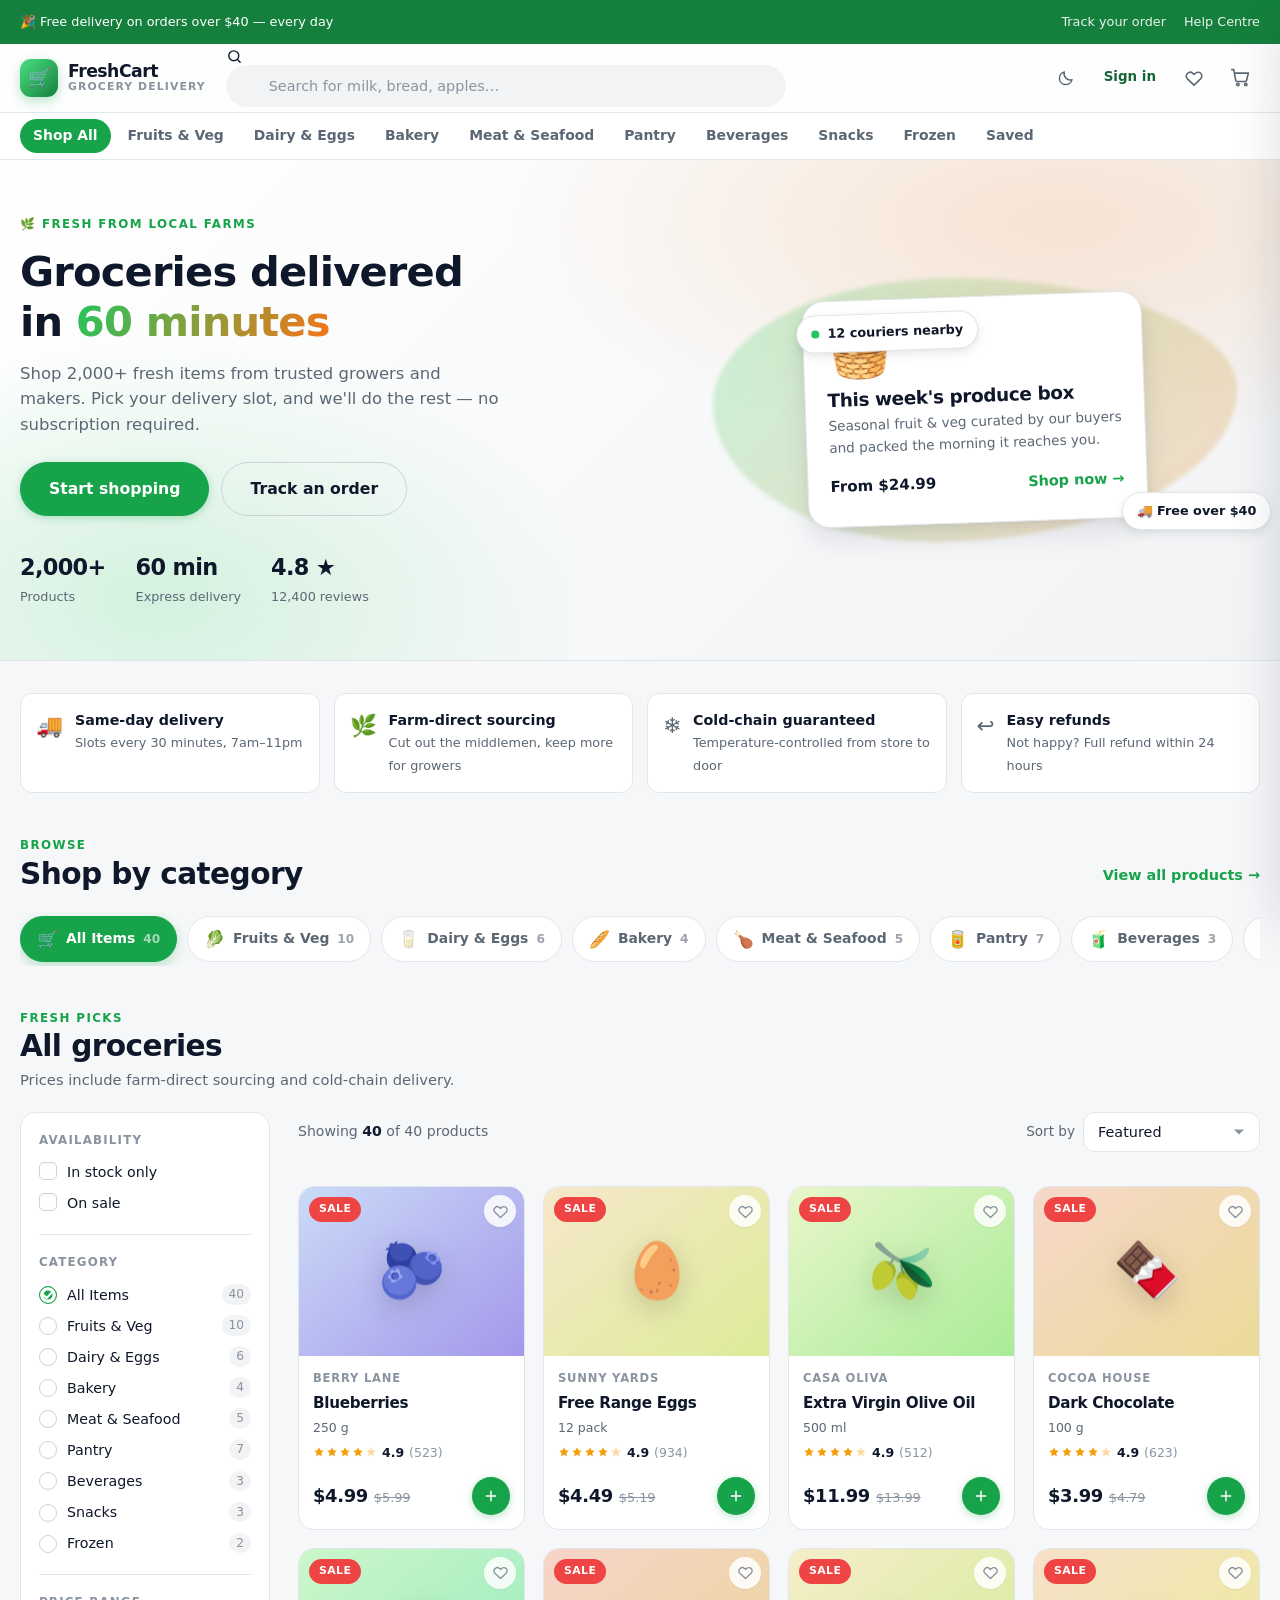
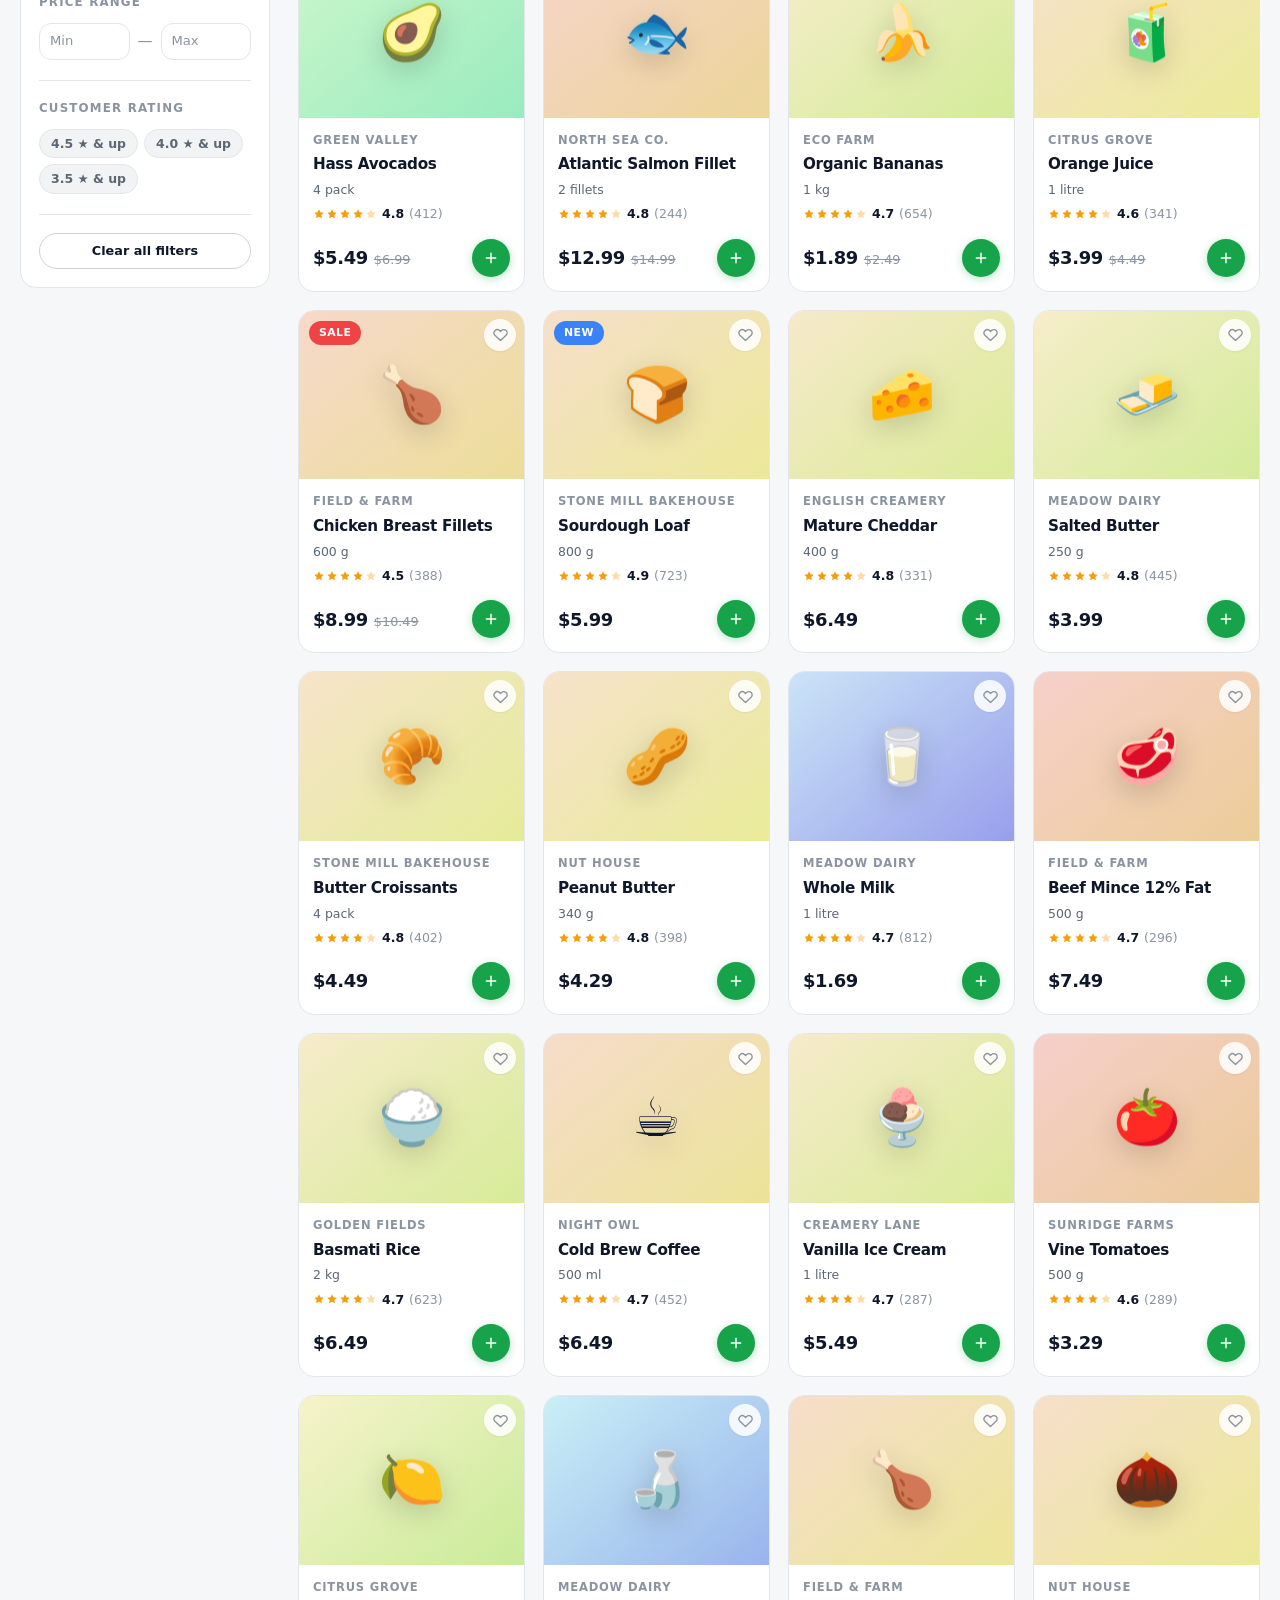
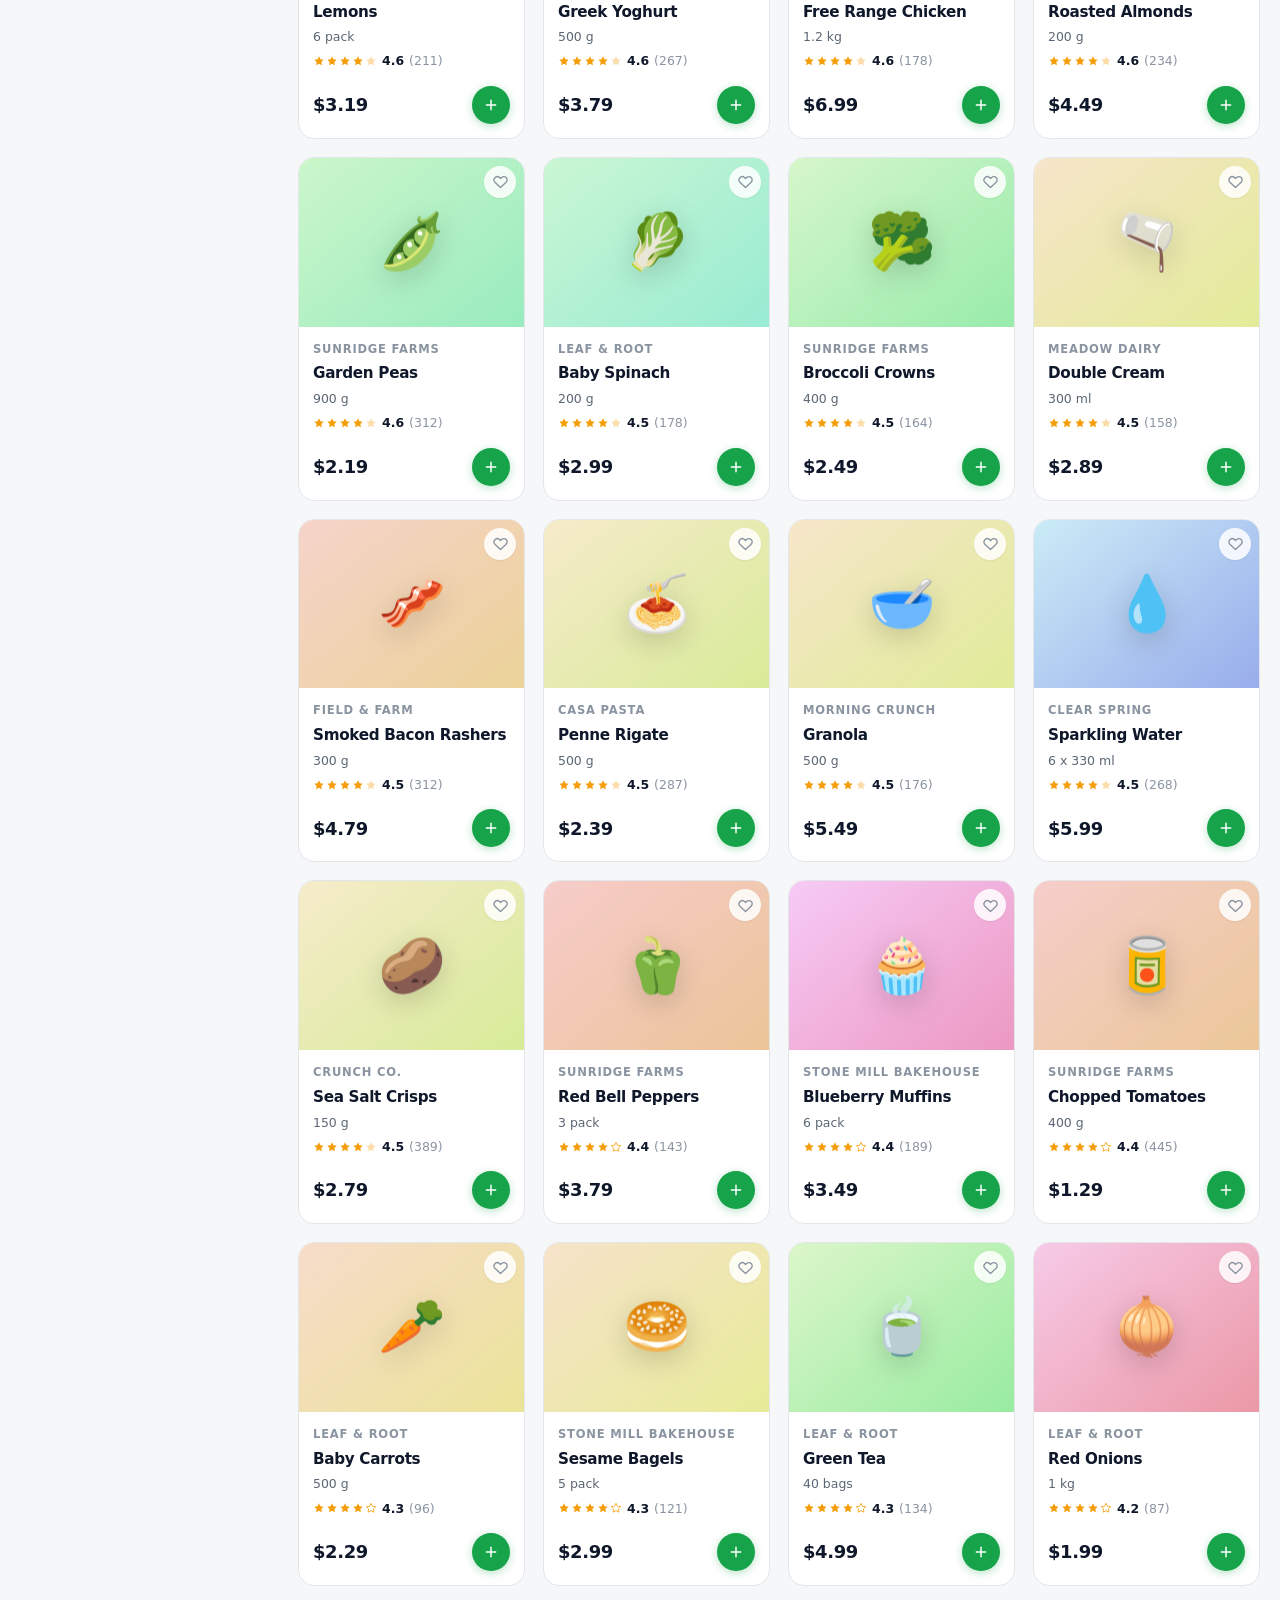
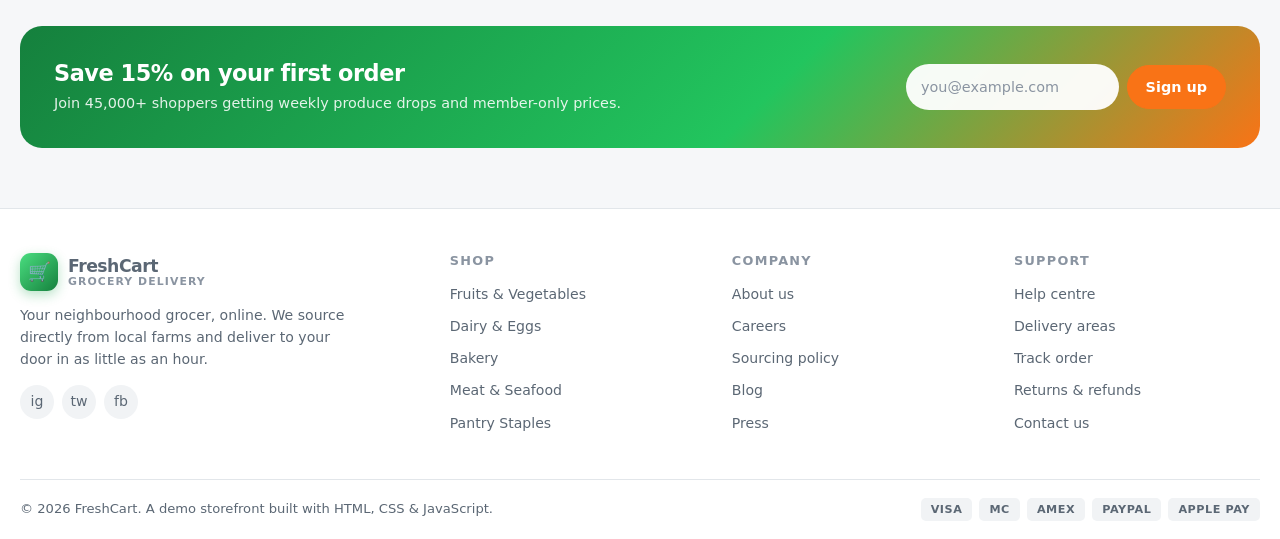
<file: index.html>
<!DOCTYPE html>
<html lang="en" data-theme="light">
<head>
<meta charset="UTF-8">
<meta name="viewport" content="width=device-width, initial-scale=1.0">
<title>FreshCart — Grocery Delivery in 60 Minutes</title>
<meta name="description" content="FreshCart delivers groceries from local farms to your door in as little as 60 minutes. Fresh produce, dairy, bakery, pantry staples and more.">
<link rel="icon" href="data:image/svg+xml,<svg xmlns='http://www.w3.org/2000/svg' viewBox='0 0 100 100'><text y='.9em' font-size='90'>🛒</text></svg>">
<link rel="stylesheet" href="css/styles.css">
</head>
<body>

<!-- #header -->
<div class="topbar">
  <div class="container">
    <span>🎉 Free delivery on orders over $40 — every day</span>
    <div class="topbar-links">
      <a href="order.html" class="hide-sm">Track your order</a>
      <a href="#">Help Centre</a>
    </div>
  </div>
</div>

<header class="header">
  <div class="container header-inner">
    <button class="icon-btn menu-toggle" data-drawer=".mobile-drawer" aria-label="Open menu"></button>

    <a class="logo" href="index.html" aria-label="FreshCart home">
      <span class="logo-mark">🛒</span>
      <span class="logo-text"><strong>FreshCart</strong><span>Grocery Delivery</span></span>
    </a>

    <div class="search-bar">
      <form data-search-form role="search">
        <span class="input-icon" aria-hidden="true">
          <svg width="17" height="17" viewBox="0 0 24 24" fill="none" stroke="currentColor" stroke-width="2" stroke-linecap="round"><circle cx="11" cy="11" r="7"/><path d="m20 20-3.5-3.5"/></svg>
        </span>
        <input class="input" type="search" name="q" placeholder="Search for milk, bread, apples…" aria-label="Search products" autocomplete="off">
        <button class="search-clear hide" type="button" aria-label="Clear search">
          <svg width="15" height="15" viewBox="0 0 24 24" fill="none" stroke="currentColor" stroke-width="2" stroke-linecap="round"><path d="M18 6 6 18M6 6l12 12"/></svg>
        </button>
      </form>
    </div>

    <div class="header-actions">
      <button class="icon-btn" data-theme-toggle aria-label="Toggle theme"></button>
      <a class="account-link" href="account.html" data-demo-account-link>Sign in</a>
      <a class="icon-btn" href="wishlist.html" aria-label="Saved items">
        <svg width="20" height="20" viewBox="0 0 24 24" fill="none" stroke="currentColor" stroke-width="1.9" stroke-linecap="round" stroke-linejoin="round"><path d="M12 20.5 4.1 13a4.6 4.6 0 0 1 6.5-6.5l1.4 1.3 1.4-1.3A4.6 4.6 0 1 1 19.9 13Z"/></svg>
        <span class="badge-count" data-wish-count></span>
      </a>
      <a class="icon-btn" href="cart.html" aria-label="Shopping cart">
        <svg width="21" height="21" viewBox="0 0 24 24" fill="none" stroke="currentColor" stroke-width="1.8" stroke-linecap="round" stroke-linejoin="round"><circle cx="9" cy="20" r="1.4"/><circle cx="18" cy="20" r="1.4"/><path d="M2 3h2.2l2.3 12.1a1.8 1.8 0 0 0 1.8 1.4h8.9a1.8 1.8 0 0 0 1.8-1.4L21 7H5.4"/></svg>
        <span class="badge-count" data-cart-count></span>
      </a>
    </div>
  </div>
</header>

<nav class="nav-bar" aria-label="Primary">
  <div class="container nav-inner">
    <a class="nav-link active" href="index.html">Shop All</a>
    <a class="nav-link" href="index.html?cat=produce">Fruits &amp; Veg</a>
    <a class="nav-link" href="index.html?cat=dairy">Dairy &amp; Eggs</a>
    <a class="nav-link" href="index.html?cat=bakery">Bakery</a>
    <a class="nav-link" href="index.html?cat=meat">Meat &amp; Seafood</a>
    <a class="nav-link" href="index.html?cat=pantry">Pantry</a>
    <a class="nav-link" href="index.html?cat=beverage">Beverages</a>
    <a class="nav-link" href="index.html?cat=snacks">Snacks</a>
    <a class="nav-link" href="index.html?cat=frozen">Frozen</a>
    <a class="nav-link" href="wishlist.html">Saved</a>
  </div>
</nav>

<aside class="mobile-drawer" aria-label="Mobile navigation">
  <div class="drawer-head">
    <span class="logo-text"><strong>Browse</strong></span>
    <button class="icon-btn" data-close-drawer aria-label="Close menu">
      <svg width="18" height="18" viewBox="0 0 24 24" fill="none" stroke="currentColor" stroke-width="2" stroke-linecap="round"><path d="M18 6 6 18M6 6l12 12"/></svg>
    </button>
  </div>
  <div class="drawer-body">
    <a class="drawer-link active" href="index.html">🛒 Shop All</a>
    <a class="drawer-link" href="index.html?cat=produce">🥬 Fruits &amp; Veg</a>
    <a class="drawer-link" href="index.html?cat=dairy">🥛 Dairy &amp; Eggs</a>
    <a class="drawer-link" href="index.html?cat=bakery">🥖 Bakery</a>
    <a class="drawer-link" href="index.html?cat=meat">🍗 Meat &amp; Seafood</a>
    <a class="drawer-link" href="index.html?cat=pantry">🥫 Pantry</a>
    <a class="drawer-link" href="index.html?cat=beverage">🧃 Beverages</a>
    <a class="drawer-link" href="index.html?cat=snacks">🍿 Snacks</a>
    <a class="drawer-link" href="index.html?cat=frozen">🧊 Frozen</a>
    <hr class="divider" style="margin:10px 0">
    <a class="drawer-link" href="wishlist.html">♡ Saved Items</a>
    <a class="drawer-link" href="cart.html">🛒 Shopping Cart</a>
    <a class="drawer-link" href="order.html">📦 My Orders</a>
    <a class="drawer-link" href="account.html" data-demo-account-link>👤 Sign in</a>
  </div>
</aside>
<div class="scrim"></div>
<!-- #endheader -->

<main>
  <!-- ================= HERO ================= -->
  <section class="hero">
    <div class="container hero-inner">
      <div class="hero-copy fade-up">
        <span class="eyebrow">🌿 Fresh from local farms</span>
        <h1>Groceries delivered<br>in <span class="hl">60 minutes</span></h1>
        <p class="hero-sub">Shop 2,000+ fresh items from trusted growers and makers. Pick your delivery slot, and we'll do the rest — no subscription required.</p>
        <div class="hero-cta">
          <a class="btn btn-primary btn-lg" href="#shop">Start shopping</a>
          <a class="btn btn-outline btn-lg" href="order.html">Track an order</a>
        </div>
        <div class="hero-stats">
          <div class="hero-stat"><b>2,000+</b><span>Products</span></div>
          <div class="hero-stat"><b>60 min</b><span>Express delivery</span></div>
          <div class="hero-stat"><b>4.8 ★</b><span>12,400 reviews</span></div>
        </div>
      </div>

      <div class="hero-visual fade-up d-2">
        <div class="hero-blob"></div>
        <div class="hero-card">
          <span class="hero-chip c1"><span class="dot"></span> 12 couriers nearby</span>
          <div class="hc-emoji">🧺</div>
          <h3>This week's produce box</h3>
          <p>Seasonal fruit &amp; veg curated by our buyers and packed the morning it reaches you.</p>
          <div class="row between mt-12">
            <span class="fw-700">From $24.99</span>
            <a class="link-more" href="index.html?cat=produce">Shop now →</a>
          </div>
        </div>
        <span class="hero-chip c2">🚚 Free over $40</span>
      </div>
    </div>
  </section>

  <!-- ================= TRUST STRIP ================= -->
  <section class="container">
    <div class="feature-grid mt-32">
      <div class="feature-card"><span class="ico">🚚</span><div><b>Same-day delivery</b><span>Slots every 30 minutes, 7am–11pm</span></div></div>
      <div class="feature-card"><span class="ico">🌿</span><div><b>Farm-direct sourcing</b><span>Cut out the middlemen, keep more for growers</span></div></div>
      <div class="feature-card"><span class="ico">❄️</span><div><b>Cold-chain guaranteed</b><span>Temperature-controlled from store to door</span></div></div>
      <div class="feature-card"><span class="ico">↩️</span><div><b>Easy refunds</b><span>Not happy? Full refund within 24 hours</span></div></div>
    </div>
  </section>

  <!-- ================= CATEGORY RAIL ================= -->
  <section class="container mt-40">
    <div class="section-head">
      <div>
        <span class="eyebrow">Browse</span>
        <h2>Shop by category</h2>
      </div>
      <a class="link-more" href="#shop">View all products →</a>
    </div>
    <div class="cat-rail" id="catRail"></div>
  </section>

  <!-- ================= SHOP ================= -->
  <section class="container mt-40" id="shop">
    <div class="section-head">
      <div>
        <span class="eyebrow">Fresh picks</span>
        <h2 id="shopTitle">All groceries</h2>
        <p id="shopSub">Everything we stock, updated daily.</p>
      </div>
    </div>

    <div class="shop-layout">
      <!-- Filters -->
      <aside class="filters" id="filtersPanel" aria-label="Filters">
        <div class="row between" style="display:none" id="filterHeadMobile"></div>

        <div class="filter-group">
          <div class="filter-title">Availability</div>
          <div class="filter-list">
            <label class="checkbox"><input type="checkbox" id="fInStock"><span>In stock only</span></label>
            <label class="checkbox"><input type="checkbox" id="fOnSale"><span>On sale</span></label>
          </div>
        </div>

        <div class="filter-group">
          <div class="filter-title">Category</div>
          <div class="filter-list" id="catFilters"></div>
        </div>

        <div class="filter-group">
          <div class="filter-title">Price range</div>
          <div class="price-range">
            <input class="input" type="number" id="fMin" placeholder="Min" min="0" step="1" aria-label="Minimum price">
            <span class="text-soft">—</span>
            <input class="input" type="number" id="fMax" placeholder="Max" min="0" step="1" aria-label="Maximum price">
          </div>
        </div>

        <div class="filter-group">
          <div class="filter-title">Customer rating</div>
          <div class="chip-row" id="ratingChips">
            <button class="chip" data-rating="4.5">4.5 ★ &amp; up</button>
            <button class="chip" data-rating="4">4.0 ★ &amp; up</button>
            <button class="chip" data-rating="3.5">3.5 ★ &amp; up</button>
          </div>
        </div>

        <div class="filter-group">
          <button class="btn btn-outline btn-block btn-sm" data-clear-filters>Clear all filters</button>
        </div>
      </aside>

      <!-- Results -->
      <div>
        <div class="toolbar">
          <div class="toolbar-left">
            <button class="btn btn-outline btn-sm filter-toggle" data-drawer="#filtersPanel">
              <svg width="15" height="15" viewBox="0 0 24 24" fill="none" stroke="currentColor" stroke-width="2" stroke-linecap="round" stroke-linejoin="round"><path d="M3 5h18l-7 8v6l-4 2v-8Z"/></svg>
              Filters
            </button>
            <span class="result-count" id="resultCount"></span>
          </div>
          <div class="row gap-8">
            <label class="text-sm text-muted" for="sortBy">Sort by</label>
            <select class="select" id="sortBy" style="width:auto;padding-block:8px">
              <option value="featured">Featured</option>
              <option value="price-asc">Price: low to high</option>
              <option value="price-desc">Price: high to low</option>
              <option value="rating">Top rated</option>
              <option value="name">Name A–Z</option>
              <option value="discount">Biggest discount</option>
            </select>
          </div>
        </div>

        <div class="active-filters" id="activeFilters"></div>

        <div class="product-grid" id="productGrid"></div>
      </div>
    </div>
  </section>

  <!-- ================= NEWSLETTER ================= -->
  <section class="container mt-40">
    <div class="newsletter">
      <div>
        <h2>Save 15% on your first order</h2>
        <p>Join 45,000+ shoppers getting weekly produce drops and member-only prices.</p>
      </div>
      <form class="row gap-8" id="newsletterForm" style="gap:8px">
        <input class="input" type="email" placeholder="you@example.com" aria-label="Email address" required>
        <button class="btn btn-accent" type="submit">Sign up</button>
      </form>
    </div>
  </section>
</main>

<!-- #footer -->
<footer class="footer">
  <div class="container">
    <div class="footer-top">
      <div class="footer-col footer-about">
        <a class="logo" href="index.html">
          <span class="logo-mark">🛒</span>
          <span class="logo-text"><strong>FreshCart</strong><span>Grocery Delivery</span></span>
        </a>
        <p>Your neighbourhood grocer, online. We source directly from local farms and deliver to your door in as little as an hour.</p>
        <div class="socials">
          <a href="#" aria-label="Instagram">ig</a>
          <a href="#" aria-label="Twitter">tw</a>
          <a href="#" aria-label="Facebook">fb</a>
        </div>
      </div>
      <div class="footer-col">
        <h4>Shop</h4>
        <ul>
          <li><a href="index.html?cat=produce">Fruits &amp; Vegetables</a></li>
          <li><a href="index.html?cat=dairy">Dairy &amp; Eggs</a></li>
          <li><a href="index.html?cat=bakery">Bakery</a></li>
          <li><a href="index.html?cat=meat">Meat &amp; Seafood</a></li>
          <li><a href="index.html?cat=pantry">Pantry Staples</a></li>
        </ul>
      </div>
      <div class="footer-col">
        <h4>Company</h4>
        <ul>
          <li><a href="#">About us</a></li>
          <li><a href="#">Careers</a></li>
          <li><a href="#">Sourcing policy</a></li>
          <li><a href="#">Blog</a></li>
          <li><a href="#">Press</a></li>
        </ul>
      </div>
      <div class="footer-col">
        <h4>Support</h4>
        <ul>
          <li><a href="#">Help centre</a></li>
          <li><a href="#">Delivery areas</a></li>
          <li><a href="order.html">Track order</a></li>
          <li><a href="#">Returns &amp; refunds</a></li>
          <li><a href="#">Contact us</a></li>
        </ul>
      </div>
    </div>
    <div class="footer-bottom">
      <span>© <span id="year"></span> FreshCart. A demo storefront built with HTML, CSS &amp; JavaScript.</span>
      <div class="pay-chips">
        <span class="pay-chip">VISA</span>
        <span class="pay-chip">MC</span>
        <span class="pay-chip">AMEX</span>
        <span class="pay-chip">PAYPAL</span>
        <span class="pay-chip">APPLE PAY</span>
      </div>
    </div>
  </div>
</footer>
<!-- #endfooter -->

<script src="js/data.js"></script>
<script src="js/store.js"></script>
<script src="js/auth.js"></script>
<script src="js/ui.js"></script>
<script src="js/home.js"></script>
</body>
</html>
</file>
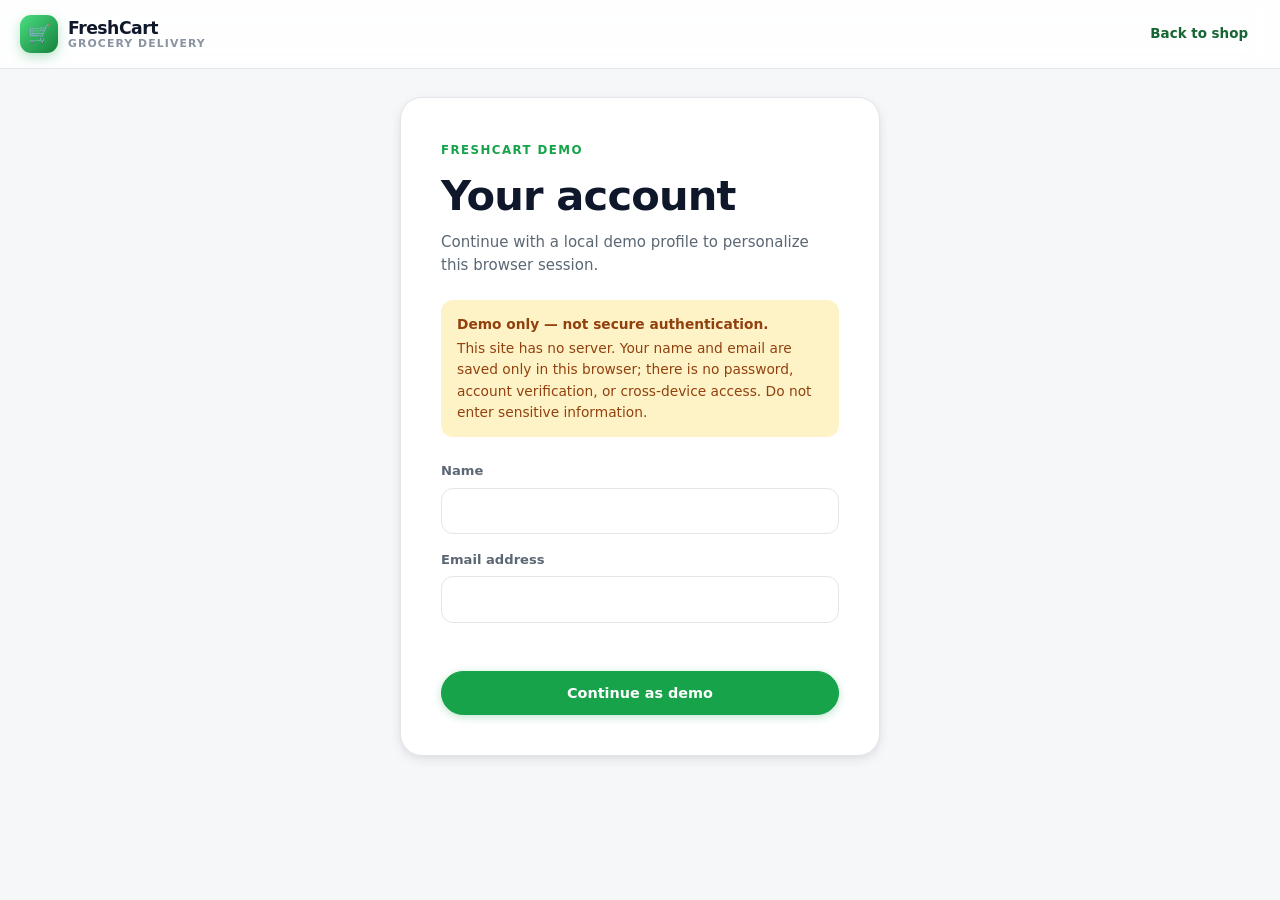
<file: account.html>
<!DOCTYPE html>
<html lang="en" data-theme="light">
<head>
<meta charset="UTF-8">
<meta name="viewport" content="width=device-width, initial-scale=1.0">
<title>Demo Account — FreshCart</title>
<meta name="description" content="Create a browser-local FreshCart demo profile.">
<link rel="icon" href="data:image/svg+xml,<svg xmlns='http://www.w3.org/2000/svg' viewBox='0 0 100 100'><text y='.9em' font-size='90'>🛒</text></svg>">
<link rel="stylesheet" href="css/styles.css">
</head>
<body>
<header class="header">
  <div class="container header-inner account-header">
    <a class="logo" href="index.html" aria-label="FreshCart home">
      <span class="logo-mark">🛒</span>
      <span class="logo-text"><strong>FreshCart</strong><span>Grocery Delivery</span></span>
    </a>
    <a class="account-link" href="index.html">Back to shop</a>
  </div>
</header>

<main class="page account-page">
  <div class="container account-container">
    <section class="account-card" aria-labelledby="account-title">
      <span class="eyebrow">FreshCart demo</span>
      <h1 id="account-title">Your account</h1>
      <p class="account-intro">Continue with a local demo profile to personalize this browser session.</p>

      <div class="account-notice" role="note">
        <strong>Demo only — not secure authentication.</strong>
        This site has no server. Your name and email are saved only in this browser; there is no password, account verification, or cross-device access. Do not enter sensitive information.
      </div>

      <form id="demo-account-form" class="account-form">
        <div class="field">
          <label for="demo-name">Name</label>
          <input class="input" id="demo-name" name="name" type="text" autocomplete="name" maxlength="80" required>
        </div>
        <div class="field">
          <label for="demo-email">Email address</label>
          <input class="input" id="demo-email" name="email" type="email" autocomplete="email" maxlength="254" required>
        </div>
        <p id="account-message" class="account-message" role="status" aria-live="polite"></p>
        <button class="btn btn-primary btn-block" type="submit">Continue as demo</button>
      </form>

      <div id="demo-account-profile" class="account-profile hide" aria-live="polite">
        <p class="account-welcome">You’re using a local demo profile.</p>
        <dl class="account-details">
          <div><dt>Name</dt><dd data-profile-name></dd></div>
          <div><dt>Email</dt><dd data-profile-email></dd></div>
        </dl>
        <p id="signout-message" class="account-message" role="status" aria-live="polite"></p>
        <button class="btn btn-outline btn-block" type="button" data-demo-signout>Sign out</button>
        <a class="account-shop-link" href="index.html">Continue shopping</a>
      </div>
    </section>
  </div>
</main>

<script src="js/data.js"></script>
<script src="js/store.js"></script>
<script src="js/auth.js"></script>
<script src="js/ui.js"></script>
<script src="js/account.js"></script>
</body>
</html>
</file>
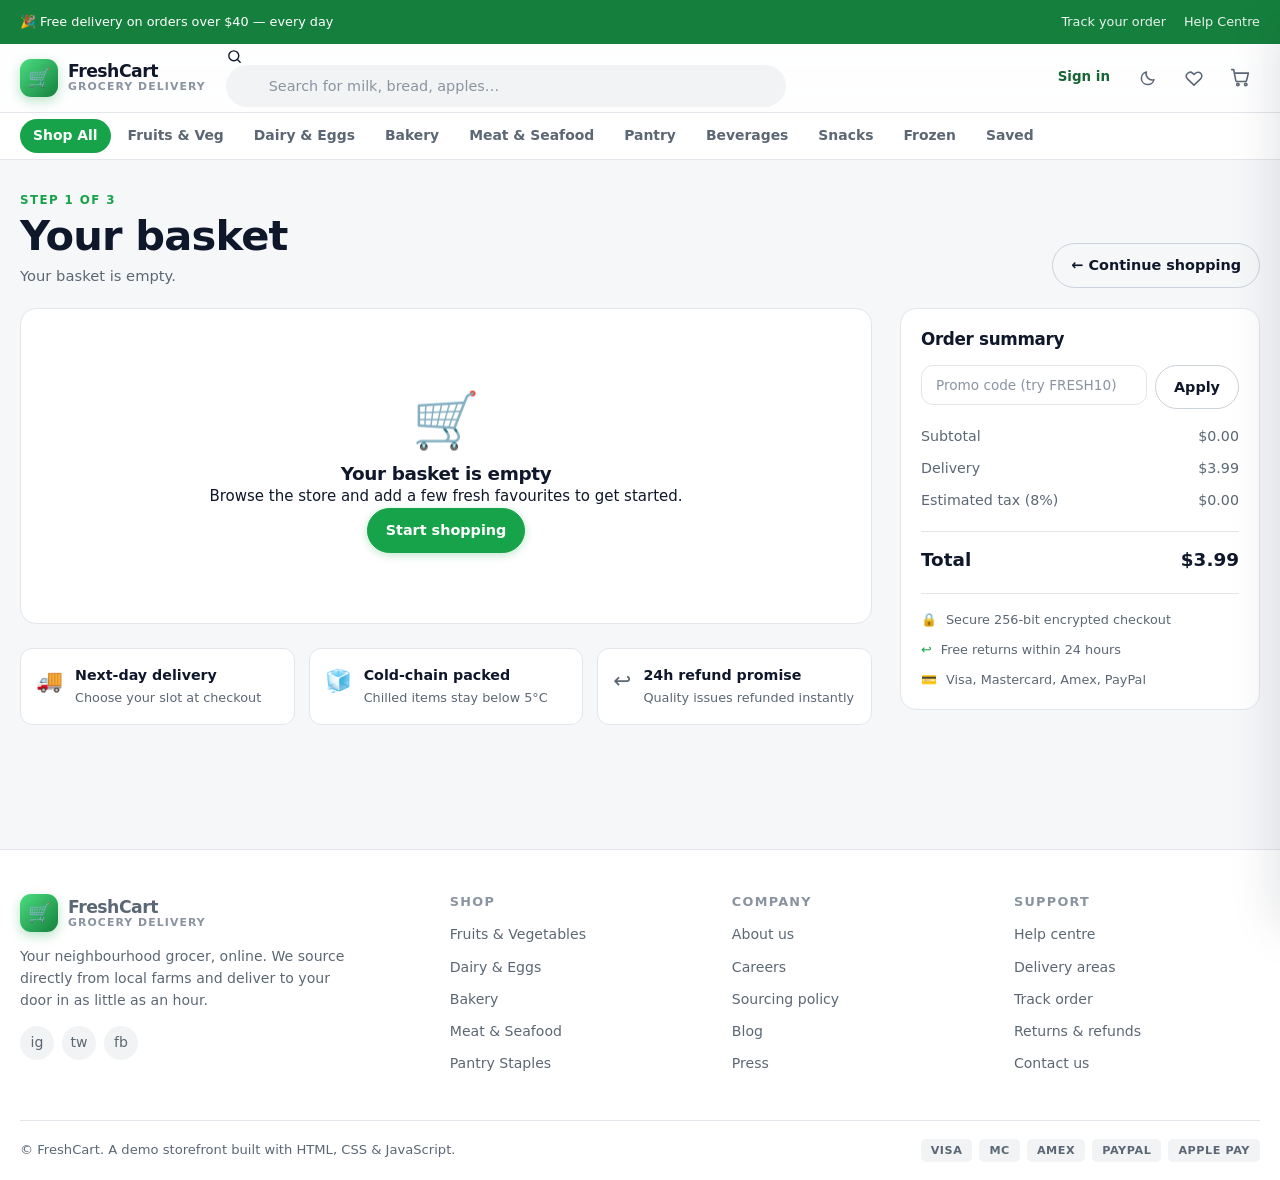
<file: cart.html>
<!DOCTYPE html>
<html lang="en" data-theme="light">
<head>
<meta charset="UTF-8">
<meta name="viewport" content="width=device-width, initial-scale=1.0">
<title>Shopping Cart — FreshCart</title>
<meta name="description" content="Review your FreshCart grocery basket and check out.">
<link rel="icon" href="data:image/svg+xml,<svg xmlns='http://www.w3.org/2000/svg' viewBox='0 0 100 100'><text y='.9em' font-size='90'>🛒</text></svg>">
<link rel="stylesheet" href="css/styles.css">
</head>
<body>

<div class="topbar">
  <div class="container">
    <span>🎉 Free delivery on orders over $40 — every day</span>
    <div class="topbar-links">
      <a href="order.html" class="hide-sm">Track your order</a>
      <a href="#">Help Centre</a>
    </div>
  </div>
</div>

<header class="header">
  <div class="container header-inner">
    <button class="icon-btn menu-toggle" data-drawer=".mobile-drawer" aria-label="Open menu"></button>

    <a class="logo" href="index.html" aria-label="FreshCart home">
      <span class="logo-mark">🛒</span>
      <span class="logo-text"><strong>FreshCart</strong><span>Grocery Delivery</span></span>
    </a>

    <div class="search-bar">
      <form data-search-form role="search">
        <span class="input-icon" aria-hidden="true">
          <svg width="17" height="17" viewBox="0 0 24 24" fill="none" stroke="currentColor" stroke-width="2" stroke-linecap="round"><circle cx="11" cy="11" r="7"/><path d="m20 20-3.5-3.5"/></svg>
        </span>
        <input class="input" type="search" name="q" placeholder="Search for milk, bread, apples…" aria-label="Search products" autocomplete="off">
        <button class="search-clear hide" type="button" aria-label="Clear search">
          <svg width="15" height="15" viewBox="0 0 24 24" fill="none" stroke="currentColor" stroke-width="2" stroke-linecap="round"><path d="M18 6 6 18M6 6l12 12"/></svg>
        </button>
      </form>
    </div>

    <div class="header-actions">
      <button class="icon-btn" data-theme-toggle aria-label="Toggle theme"></button>
      <a class="icon-btn" href="wishlist.html" aria-label="Saved items">
        <svg width="20" height="20" viewBox="0 0 24 24" fill="none" stroke="currentColor" stroke-width="1.9" stroke-linecap="round" stroke-linejoin="round"><path d="M12 20.5 4.1 13a4.6 4.6 0 0 1 6.5-6.5l1.4 1.3 1.4-1.3A4.6 4.6 0 1 1 19.9 13Z"/></svg>
        <span class="badge-count" data-wish-count></span>
      </a>
      <a class="icon-btn" href="cart.html" aria-label="Shopping cart">
        <svg width="21" height="21" viewBox="0 0 24 24" fill="none" stroke="currentColor" stroke-width="1.8" stroke-linecap="round" stroke-linejoin="round"><circle cx="9" cy="20" r="1.4"/><circle cx="18" cy="20" r="1.4"/><path d="M2 3h2.2l2.3 12.1a1.8 1.8 0 0 0 1.8 1.4h8.9a1.8 1.8 0 0 0 1.8-1.4L21 7H5.4"/></svg>
        <span class="badge-count" data-cart-count></span>
      </a>
    </div>
  </div>
</header>

<nav class="nav-bar" aria-label="Primary">
  <div class="container nav-inner">
    <a class="nav-link active" href="index.html">Shop All</a>
    <a class="nav-link" href="index.html?cat=produce">Fruits &amp; Veg</a>
    <a class="nav-link" href="index.html?cat=dairy">Dairy &amp; Eggs</a>
    <a class="nav-link" href="index.html?cat=bakery">Bakery</a>
    <a class="nav-link" href="index.html?cat=meat">Meat &amp; Seafood</a>
    <a class="nav-link" href="index.html?cat=pantry">Pantry</a>
    <a class="nav-link" href="index.html?cat=beverage">Beverages</a>
    <a class="nav-link" href="index.html?cat=snacks">Snacks</a>
    <a class="nav-link" href="index.html?cat=frozen">Frozen</a>
    <a class="nav-link" href="wishlist.html">Saved</a>
  </div>
</nav>

<aside class="mobile-drawer" aria-label="Mobile navigation">
  <div class="drawer-head">
    <span class="logo-text"><strong>Browse</strong></span>
    <button class="icon-btn" data-close-drawer aria-label="Close menu">
      <svg width="18" height="18" viewBox="0 0 24 24" fill="none" stroke="currentColor" stroke-width="2" stroke-linecap="round"><path d="M18 6 6 18M6 6l12 12"/></svg>
    </button>
  </div>
  <div class="drawer-body">
    <a class="drawer-link active" href="index.html">🛒 Shop All</a>
    <a class="drawer-link" href="index.html?cat=produce">🥬 Fruits &amp; Veg</a>
    <a class="drawer-link" href="index.html?cat=dairy">🥛 Dairy &amp; Eggs</a>
    <a class="drawer-link" href="index.html?cat=bakery">🥖 Bakery</a>
    <a class="drawer-link" href="index.html?cat=meat">🍗 Meat &amp; Seafood</a>
    <a class="drawer-link" href="index.html?cat=pantry">🥫 Pantry</a>
    <a class="drawer-link" href="index.html?cat=beverage">🧃 Beverages</a>
    <a class="drawer-link" href="index.html?cat=snacks">🍿 Snacks</a>
    <a class="drawer-link" href="index.html?cat=frozen">🧊 Frozen</a>
    <hr class="divider" style="margin:10px 0">
    <a class="drawer-link" href="wishlist.html">♡ Saved Items</a>
    <a class="drawer-link" href="cart.html">🛒 Shopping Cart</a>
    <a class="drawer-link" href="order.html">📦 My Orders</a>
  </div>
</aside>
<div class="scrim"></div>

<main class="page">
  <div class="container">
    <div class="section-head">
      <div>
        <span class="eyebrow">Step 1 of 3</span>
        <h1>Your basket</h1>
        <p id="cartSub">Loading your items…</p>
      </div>
      <a class="btn btn-outline" href="index.html">← Continue shopping</a>
    </div>

    <div class="cart-layout">
      <!-- Items -->
      <div>
        <div class="cart-list" id="cartList"></div>

        <div class="feature-grid mt-24">
          <div class="feature-card"><span class="ico">🚚</span><div><b>Next-day delivery</b><span>Choose your slot at checkout</span></div></div>
          <div class="feature-card"><span class="ico">🧊</span><div><b>Cold-chain packed</b><span>Chilled items stay below 5°C</span></div></div>
          <div class="feature-card"><span class="ico">↩️</span><div><b>24h refund promise</b><span>Quality issues refunded instantly</span></div></div>
        </div>
      </div>

      <!-- Summary -->
      <aside>
        <div class="summary" id="summary">
          <h3>Order summary</h3>

          <div class="delivery-meter" id="deliveryMeter"></div>

          <div class="promo">
            <input class="input" type="text" id="promoInput" placeholder="Promo code (try FRESH10)" aria-label="Promo code">
            <button class="btn btn-outline" id="promoApply">Apply</button>
          </div>
          <div id="promoNote" class="text-sm"></div>

          <div class="summary-rows mt-16" id="summaryRows"></div>

          <a class="btn btn-primary btn-lg btn-block mt-16" href="checkout.html" id="checkoutBtn">Proceed to checkout</a>

          <div class="trust-row">
            <div class="trust-item"><span class="ico">🔒</span> Secure 256-bit encrypted checkout</div>
            <div class="trust-item"><span class="ico">↩️</span> Free returns within 24 hours</div>
            <div class="trust-item"><span class="ico">💳</span> Visa, Mastercard, Amex, PayPal</div>
          </div>
        </div>
      </aside>
    </div>
  </div>
</main>

<footer class="footer">
  <div class="container">
    <div class="footer-top">
      <div class="footer-col footer-about">
        <a class="logo" href="index.html">
          <span class="logo-mark">🛒</span>
          <span class="logo-text"><strong>FreshCart</strong><span>Grocery Delivery</span></span>
        </a>
        <p>Your neighbourhood grocer, online. We source directly from local farms and deliver to your door in as little as an hour.</p>
        <div class="socials">
          <a href="#" aria-label="Instagram">ig</a>
          <a href="#" aria-label="Twitter">tw</a>
          <a href="#" aria-label="Facebook">fb</a>
        </div>
      </div>
      <div class="footer-col">
        <h4>Shop</h4>
        <ul>
          <li><a href="index.html?cat=produce">Fruits &amp; Vegetables</a></li>
          <li><a href="index.html?cat=dairy">Dairy &amp; Eggs</a></li>
          <li><a href="index.html?cat=bakery">Bakery</a></li>
          <li><a href="index.html?cat=meat">Meat &amp; Seafood</a></li>
          <li><a href="index.html?cat=pantry">Pantry Staples</a></li>
        </ul>
      </div>
      <div class="footer-col">
        <h4>Company</h4>
        <ul>
          <li><a href="#">About us</a></li>
          <li><a href="#">Careers</a></li>
          <li><a href="#">Sourcing policy</a></li>
          <li><a href="#">Blog</a></li>
          <li><a href="#">Press</a></li>
        </ul>
      </div>
      <div class="footer-col">
        <h4>Support</h4>
        <ul>
          <li><a href="#">Help centre</a></li>
          <li><a href="#">Delivery areas</a></li>
          <li><a href="order.html">Track order</a></li>
          <li><a href="#">Returns &amp; refunds</a></li>
          <li><a href="#">Contact us</a></li>
        </ul>
      </div>
    </div>
    <div class="footer-bottom">
      <span>© <span id="year"></span> FreshCart. A demo storefront built with HTML, CSS &amp; JavaScript.</span>
      <div class="pay-chips">
        <span class="pay-chip">VISA</span>
        <span class="pay-chip">MC</span>
        <span class="pay-chip">AMEX</span>
        <span class="pay-chip">PAYPAL</span>
        <span class="pay-chip">APPLE PAY</span>
      </div>
    </div>
  </div>
</footer>

<script src="js/data.js"></script>
<script src="js/store.js"></script>
<script src="js/auth.js"></script>
<script src="js/ui.js"></script>
<script src="js/cart-page.js"></script>
</body>
</html>
</file>
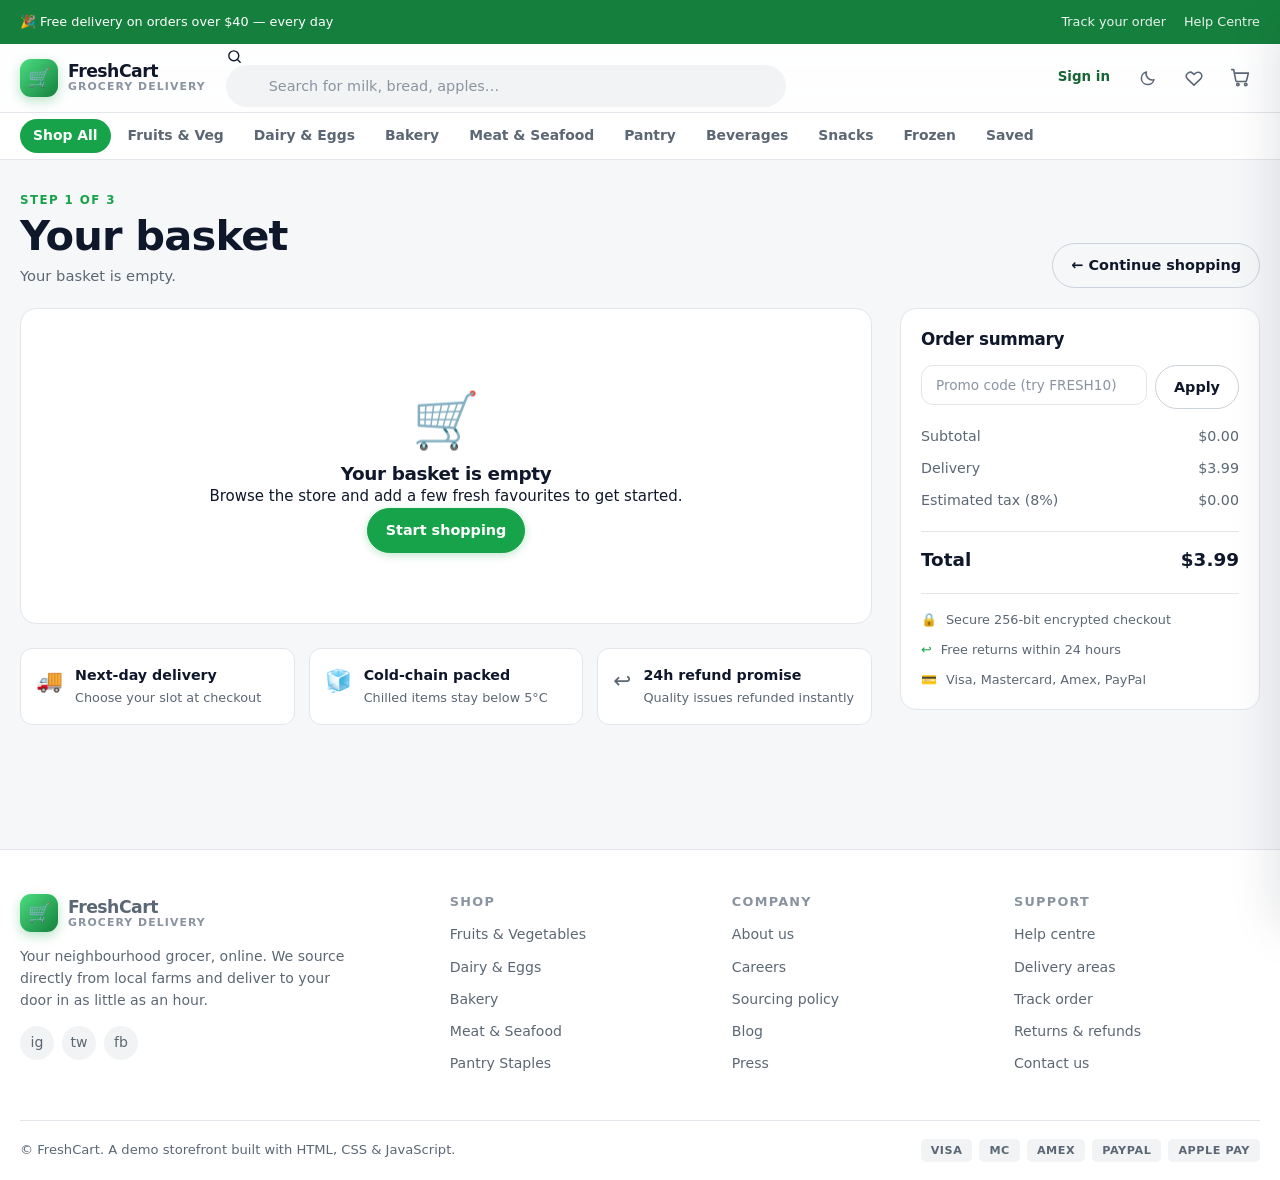
<file: checkout.html>
<!DOCTYPE html>
<html lang="en" data-theme="light">
<head>
<meta charset="UTF-8">
<meta name="viewport" content="width=device-width, initial-scale=1.0">
<title>Checkout — FreshCart</title>
<meta name="description" content="Complete your FreshCart grocery delivery order.">
<link rel="icon" href="data:image/svg+xml,<svg xmlns='http://www.w3.org/2000/svg' viewBox='0 0 100 100'><text y='.9em' font-size='90'>🛒</text></svg>">
<link rel="stylesheet" href="css/styles.css">
</head>
<body>

<div class="topbar">
  <div class="container">
    <span>🎉 Free delivery on orders over $40 — every day</span>
    <div class="topbar-links">
      <a href="order.html" class="hide-sm">Track your order</a>
      <a href="#">Help Centre</a>
    </div>
  </div>
</div>

<header class="header">
  <div class="container header-inner">
    <button class="icon-btn menu-toggle" data-drawer=".mobile-drawer" aria-label="Open menu"></button>

    <a class="logo" href="index.html" aria-label="FreshCart home">
      <span class="logo-mark">🛒</span>
      <span class="logo-text"><strong>FreshCart</strong><span>Grocery Delivery</span></span>
    </a>

    <div class="search-bar">
      <form data-search-form role="search">
        <span class="input-icon" aria-hidden="true">
          <svg width="17" height="17" viewBox="0 0 24 24" fill="none" stroke="currentColor" stroke-width="2" stroke-linecap="round"><circle cx="11" cy="11" r="7"/><path d="m20 20-3.5-3.5"/></svg>
        </span>
        <input class="input" type="search" name="q" placeholder="Search for milk, bread, apples…" aria-label="Search products" autocomplete="off">
        <button class="search-clear hide" type="button" aria-label="Clear search">
          <svg width="15" height="15" viewBox="0 0 24 24" fill="none" stroke="currentColor" stroke-width="2" stroke-linecap="round"><path d="M18 6 6 18M6 6l12 12"/></svg>
        </button>
      </form>
    </div>

    <div class="header-actions">
      <button class="icon-btn" data-theme-toggle aria-label="Toggle theme"></button>
      <a class="icon-btn" href="wishlist.html" aria-label="Saved items">
        <svg width="20" height="20" viewBox="0 0 24 24" fill="none" stroke="currentColor" stroke-width="1.9" stroke-linecap="round" stroke-linejoin="round"><path d="M12 20.5 4.1 13a4.6 4.6 0 0 1 6.5-6.5l1.4 1.3 1.4-1.3A4.6 4.6 0 1 1 19.9 13Z"/></svg>
        <span class="badge-count" data-wish-count></span>
      </a>
      <a class="icon-btn" href="cart.html" aria-label="Shopping cart">
        <svg width="21" height="21" viewBox="0 0 24 24" fill="none" stroke="currentColor" stroke-width="1.8" stroke-linecap="round" stroke-linejoin="round"><circle cx="9" cy="20" r="1.4"/><circle cx="18" cy="20" r="1.4"/><path d="M2 3h2.2l2.3 12.1a1.8 1.8 0 0 0 1.8 1.4h8.9a1.8 1.8 0 0 0 1.8-1.4L21 7H5.4"/></svg>
        <span class="badge-count" data-cart-count></span>
      </a>
    </div>
  </div>
</header>

<nav class="nav-bar" aria-label="Primary">
  <div class="container nav-inner">
    <a class="nav-link active" href="index.html">Shop All</a>
    <a class="nav-link" href="index.html?cat=produce">Fruits &amp; Veg</a>
    <a class="nav-link" href="index.html?cat=dairy">Dairy &amp; Eggs</a>
    <a class="nav-link" href="index.html?cat=bakery">Bakery</a>
    <a class="nav-link" href="index.html?cat=meat">Meat &amp; Seafood</a>
    <a class="nav-link" href="index.html?cat=pantry">Pantry</a>
    <a class="nav-link" href="index.html?cat=beverage">Beverages</a>
    <a class="nav-link" href="index.html?cat=snacks">Snacks</a>
    <a class="nav-link" href="index.html?cat=frozen">Frozen</a>
    <a class="nav-link" href="wishlist.html">Saved</a>
  </div>
</nav>

<aside class="mobile-drawer" aria-label="Mobile navigation">
  <div class="drawer-head">
    <span class="logo-text"><strong>Browse</strong></span>
    <button class="icon-btn" data-close-drawer aria-label="Close menu">
      <svg width="18" height="18" viewBox="0 0 24 24" fill="none" stroke="currentColor" stroke-width="2" stroke-linecap="round"><path d="M18 6 6 18M6 6l12 12"/></svg>
    </button>
  </div>
  <div class="drawer-body">
    <a class="drawer-link active" href="index.html">🛒 Shop All</a>
    <a class="drawer-link" href="index.html?cat=produce">🥬 Fruits &amp; Veg</a>
    <a class="drawer-link" href="index.html?cat=dairy">🥛 Dairy &amp; Eggs</a>
    <a class="drawer-link" href="index.html?cat=bakery">🥖 Bakery</a>
    <a class="drawer-link" href="index.html?cat=meat">🍗 Meat &amp; Seafood</a>
    <a class="drawer-link" href="index.html?cat=pantry">🥫 Pantry</a>
    <a class="drawer-link" href="index.html?cat=beverage">🧃 Beverages</a>
    <a class="drawer-link" href="index.html?cat=snacks">🍿 Snacks</a>
    <a class="drawer-link" href="index.html?cat=frozen">🧊 Frozen</a>
    <hr class="divider" style="margin:10px 0">
    <a class="drawer-link" href="wishlist.html">♡ Saved Items</a>
    <a class="drawer-link" href="cart.html">🛒 Shopping Cart</a>
    <a class="drawer-link" href="order.html">📦 My Orders</a>
  </div>
</aside>
<div class="scrim"></div>

<main class="page">
  <div class="container">
    <div class="section-head">
      <div>
        <span class="eyebrow">Step 2 of 3</span>
        <h1>Checkout</h1>
        <p>Confirm your details and choose a delivery slot.</p>
      </div>
      <a class="btn btn-outline" href="cart.html">← Back to basket</a>
    </div>

    <div class="checkout-layout">
      <!-- ============ Left: steps ============ -->
      <div>
        <div class="steps" id="steps"></div>

        <!-- Step 1: contact & address -->
        <form class="panel" id="panel1" novalidate>
          <div class="panel-head">
            <h3>📍 Delivery address</h3>
            <span class="text-sm text-muted">Step 1</span>
          </div>

          <div class="form-grid">
            <div class="field">
              <label for="firstName">First name <span class="req">*</span></label>
              <input class="input" id="firstName" name="firstName" autocomplete="given-name" placeholder="Alex">
              <span class="err-msg">Please enter your first name</span>
            </div>
            <div class="field">
              <label for="lastName">Last name <span class="req">*</span></label>
              <input class="input" id="lastName" name="lastName" autocomplete="family-name" placeholder="Morgan">
              <span class="err-msg">Please enter your last name</span>
            </div>
            <div class="field col-2">
              <label for="email">Email address <span class="req">*</span></label>
              <input class="input" id="email" name="email" type="email" autocomplete="email" placeholder="alex@example.com">
              <span class="err-msg">Enter a valid email address</span>
            </div>
            <div class="field col-2">
              <label for="phone">Phone number <span class="req">*</span></label>
              <input class="input" id="phone" name="phone" type="tel" autocomplete="tel" placeholder="+1 555 012 3456">
              <span class="err-msg">Enter a valid phone number</span>
            </div>
            <div class="field col-2">
              <label for="address">Street address <span class="req">*</span></label>
              <input class="input" id="address" name="address" autocomplete="street-address" placeholder="42 Market Street">
              <span class="err-msg">Please enter your address</span>
            </div>
            <div class="field">
              <label for="city">City <span class="req">*</span></label>
              <input class="input" id="city" name="city" autocomplete="address-level2" placeholder="Springfield">
              <span class="err-msg">Please enter your city</span>
            </div>
            <div class="field">
              <label for="zip">Postcode <span class="req">*</span></label>
              <input class="input" id="zip" name="zip" autocomplete="postal-code" placeholder="12345">
              <span class="err-msg">Please enter your postcode</span>
            </div>
            <div class="field col-2">
              <label for="notes">Delivery notes (optional)</label>
              <textarea class="textarea" id="notes" name="notes" placeholder="Gate code, buzzer, leave with neighbour…"></textarea>
            </div>
          </div>

          <div class="checkout-nav">
            <span></span>
            <button class="btn btn-primary" data-next="2">Continue to delivery →</button>
          </div>
        </form>

        <!-- Step 2: delivery slot -->
        <section class="panel hide" id="panel2">
          <div class="panel-head">
            <h3>🚚 Delivery slot</h3>
            <span class="text-sm text-muted">Step 2</span>
          </div>
          <div class="option-list" id="slotList"></div>

          <div class="field mt-16">
            <label for="slotNote">Anything else we should know?</label>
            <textarea class="textarea" id="slotNote" placeholder="Leave the chilled bag in the porch if I'm out"></textarea>
          </div>

          <div class="checkout-nav">
            <button class="btn btn-outline" data-prev="1">← Back</button>
            <button class="btn btn-primary" data-next="3">Continue to payment →</button>
          </div>
        </section>

        <!-- Step 3: payment -->
        <section class="panel hide" id="panel3">
          <div class="panel-head">
            <h3>💳 Payment</h3>
            <span class="text-sm text-muted">Step 3</span>
          </div>

          <div class="pay-methods" id="payMethods">
            <button class="pay-method selected" data-pay="card"><span class="emo">💳</span>Card</button>
            <button class="pay-method" data-pay="paypal"><span class="emo">🅿️</span>PayPal</button>
            <button class="pay-method" data-pay="apple"><span class="emo"></span>Apple Pay</button>
            <button class="pay-method" data-pay="cash"><span class="emo">💵</span>Cash</button>
          </div>

          <div class="form-grid mt-16" id="cardFields">
            <div class="field col-2">
              <label for="cardName">Name on card <span class="req">*</span></label>
              <input class="input" id="cardName" name="cardName" autocomplete="cc-name" placeholder="Alex Morgan">
              <span class="err-msg">Please enter the name on the card</span>
            </div>
            <div class="field col-2">
              <label for="cardNumber">Card number <span class="req">*</span></label>
              <input class="input" id="cardNumber" name="cardNumber" inputmode="numeric" autocomplete="cc-number" placeholder="4242 4242 4242 4242">
              <span class="err-msg">Enter a 16-digit card number</span>
            </div>
            <div class="field">
              <label for="cardExp">Expiry <span class="req">*</span></label>
              <input class="input" id="cardExp" name="cardExp" autocomplete="cc-exp" placeholder="MM/YY">
              <span class="err-msg">Use MM/YY</span>
            </div>
            <div class="field">
              <label for="cardCvc">CVC <span class="req">*</span></label>
              <input class="input" id="cardCvc" name="cardCvc" inputmode="numeric" autocomplete="cc-csc" placeholder="123">
              <span class="err-msg">3 or 4 digits</span>
            </div>
          </div>

          <div class="checkout-nav">
            <button class="btn btn-outline" data-prev="2">← Back</button>
            <button class="btn btn-primary" data-next="4">Review order →</button>
          </div>
        </section>

        <!-- Step 4: review -->
        <section class="panel hide" id="panel4">
          <div class="panel-head">
            <h3>✅ Review &amp; place order</h3>
            <span class="text-sm text-muted">Step 4</span>
          </div>

          <div id="reviewBody"></div>

          <div class="checkout-nav">
            <button class="btn btn-outline" data-prev="3">← Back</button>
            <button class="btn btn-primary btn-lg" id="placeOrder">Place order</button>
          </div>
        </section>
      </div>

      <!-- ============ Right: summary ============ -->
      <aside>
        <div class="summary" id="summary">
          <h3>Your order</h3>
          <div id="summaryItems" class="summary-rows"></div>
          <div class="summary-rows mt-16" id="summaryTotals"></div>
          <div class="trust-row">
            <div class="trust-item"><span class="ico">🔒</span> Encrypted &amp; PCI-compliant payment</div>
            <div class="trust-item"><span class="ico">↩️</span> Cancel free up to 2 hours before delivery</div>
          </div>
        </div>
      </aside>
    </div>
  </div>
</main>

<footer class="footer">
  <div class="container">
    <div class="footer-top">
      <div class="footer-col footer-about">
        <a class="logo" href="index.html">
          <span class="logo-mark">🛒</span>
          <span class="logo-text"><strong>FreshCart</strong><span>Grocery Delivery</span></span>
        </a>
        <p>Your neighbourhood grocer, online. We source directly from local farms and deliver to your door in as little as an hour.</p>
        <div class="socials">
          <a href="#" aria-label="Instagram">ig</a>
          <a href="#" aria-label="Twitter">tw</a>
          <a href="#" aria-label="Facebook">fb</a>
        </div>
      </div>
      <div class="footer-col">
        <h4>Shop</h4>
        <ul>
          <li><a href="index.html?cat=produce">Fruits &amp; Vegetables</a></li>
          <li><a href="index.html?cat=dairy">Dairy &amp; Eggs</a></li>
          <li><a href="index.html?cat=bakery">Bakery</a></li>
          <li><a href="index.html?cat=meat">Meat &amp; Seafood</a></li>
          <li><a href="index.html?cat=pantry">Pantry Staples</a></li>
        </ul>
      </div>
      <div class="footer-col">
        <h4>Company</h4>
        <ul>
          <li><a href="#">About us</a></li>
          <li><a href="#">Careers</a></li>
          <li><a href="#">Sourcing policy</a></li>
          <li><a href="#">Blog</a></li>
          <li><a href="#">Press</a></li>
        </ul>
      </div>
      <div class="footer-col">
        <h4>Support</h4>
        <ul>
          <li><a href="#">Help centre</a></li>
          <li><a href="#">Delivery areas</a></li>
          <li><a href="order.html">Track order</a></li>
          <li><a href="#">Returns &amp; refunds</a></li>
          <li><a href="#">Contact us</a></li>
        </ul>
      </div>
    </div>
    <div class="footer-bottom">
      <span>© <span id="year"></span> FreshCart. A demo storefront built with HTML, CSS &amp; JavaScript.</span>
      <div class="pay-chips">
        <span class="pay-chip">VISA</span>
        <span class="pay-chip">MC</span>
        <span class="pay-chip">AMEX</span>
        <span class="pay-chip">PAYPAL</span>
        <span class="pay-chip">APPLE PAY</span>
      </div>
    </div>
  </div>
</footer>

<script src="js/data.js"></script>
<script src="js/store.js"></script>
<script src="js/auth.js"></script>
<script src="js/ui.js"></script>
<script src="js/checkout.js"></script>
</body>
</html>
</file>
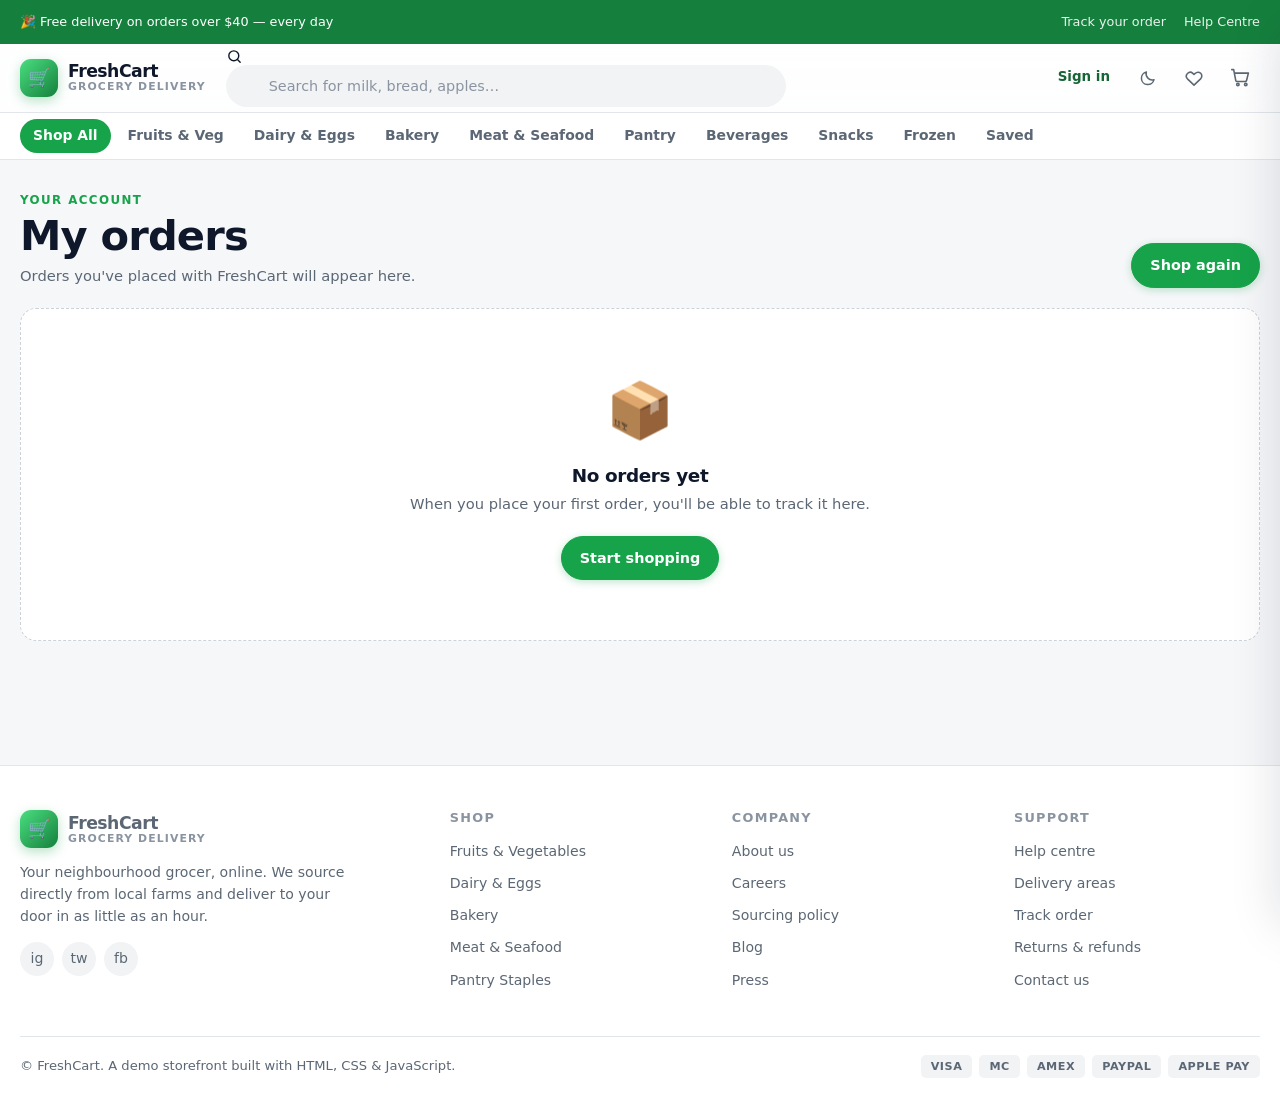
<file: order.html>
<!DOCTYPE html>
<html lang="en" data-theme="light">
<head>
<meta charset="UTF-8">
<meta name="viewport" content="width=device-width, initial-scale=1.0">
<title>My Orders — FreshCart</title>
<meta name="description" content="Track and review your FreshCart grocery orders.">
<link rel="icon" href="data:image/svg+xml,<svg xmlns='http://www.w3.org/2000/svg' viewBox='0 0 100 100'><text y='.9em' font-size='90'>🛒</text></svg>">
<link rel="stylesheet" href="css/styles.css">
</head>
<body>

<div class="topbar">
  <div class="container">
    <span>🎉 Free delivery on orders over $40 — every day</span>
    <div class="topbar-links">
      <a href="order.html" class="hide-sm">Track your order</a>
      <a href="#">Help Centre</a>
    </div>
  </div>
</div>

<header class="header">
  <div class="container header-inner">
    <button class="icon-btn menu-toggle" data-drawer=".mobile-drawer" aria-label="Open menu"></button>

    <a class="logo" href="index.html" aria-label="FreshCart home">
      <span class="logo-mark">🛒</span>
      <span class="logo-text"><strong>FreshCart</strong><span>Grocery Delivery</span></span>
    </a>

    <div class="search-bar">
      <form data-search-form role="search">
        <span class="input-icon" aria-hidden="true">
          <svg width="17" height="17" viewBox="0 0 24 24" fill="none" stroke="currentColor" stroke-width="2" stroke-linecap="round"><circle cx="11" cy="11" r="7"/><path d="m20 20-3.5-3.5"/></svg>
        </span>
        <input class="input" type="search" name="q" placeholder="Search for milk, bread, apples…" aria-label="Search products" autocomplete="off">
        <button class="search-clear hide" type="button" aria-label="Clear search">
          <svg width="15" height="15" viewBox="0 0 24 24" fill="none" stroke="currentColor" stroke-width="2" stroke-linecap="round"><path d="M18 6 6 18M6 6l12 12"/></svg>
        </button>
      </form>
    </div>

    <div class="header-actions">
      <button class="icon-btn" data-theme-toggle aria-label="Toggle theme"></button>
      <a class="icon-btn" href="wishlist.html" aria-label="Saved items">
        <svg width="20" height="20" viewBox="0 0 24 24" fill="none" stroke="currentColor" stroke-width="1.9" stroke-linecap="round" stroke-linejoin="round"><path d="M12 20.5 4.1 13a4.6 4.6 0 0 1 6.5-6.5l1.4 1.3 1.4-1.3A4.6 4.6 0 1 1 19.9 13Z"/></svg>
        <span class="badge-count" data-wish-count></span>
      </a>
      <a class="icon-btn" href="cart.html" aria-label="Shopping cart">
        <svg width="21" height="21" viewBox="0 0 24 24" fill="none" stroke="currentColor" stroke-width="1.8" stroke-linecap="round" stroke-linejoin="round"><circle cx="9" cy="20" r="1.4"/><circle cx="18" cy="20" r="1.4"/><path d="M2 3h2.2l2.3 12.1a1.8 1.8 0 0 0 1.8 1.4h8.9a1.8 1.8 0 0 0 1.8-1.4L21 7H5.4"/></svg>
        <span class="badge-count" data-cart-count></span>
      </a>
    </div>
  </div>
</header>

<nav class="nav-bar" aria-label="Primary">
  <div class="container nav-inner">
    <a class="nav-link active" href="index.html">Shop All</a>
    <a class="nav-link" href="index.html?cat=produce">Fruits &amp; Veg</a>
    <a class="nav-link" href="index.html?cat=dairy">Dairy &amp; Eggs</a>
    <a class="nav-link" href="index.html?cat=bakery">Bakery</a>
    <a class="nav-link" href="index.html?cat=meat">Meat &amp; Seafood</a>
    <a class="nav-link" href="index.html?cat=pantry">Pantry</a>
    <a class="nav-link" href="index.html?cat=beverage">Beverages</a>
    <a class="nav-link" href="index.html?cat=snacks">Snacks</a>
    <a class="nav-link" href="index.html?cat=frozen">Frozen</a>
    <a class="nav-link" href="wishlist.html">Saved</a>
  </div>
</nav>

<aside class="mobile-drawer" aria-label="Mobile navigation">
  <div class="drawer-head">
    <span class="logo-text"><strong>Browse</strong></span>
    <button class="icon-btn" data-close-drawer aria-label="Close menu">
      <svg width="18" height="18" viewBox="0 0 24 24" fill="none" stroke="currentColor" stroke-width="2" stroke-linecap="round"><path d="M18 6 6 18M6 6l12 12"/></svg>
    </button>
  </div>
  <div class="drawer-body">
    <a class="drawer-link active" href="index.html">🛒 Shop All</a>
    <a class="drawer-link" href="index.html?cat=produce">🥬 Fruits &amp; Veg</a>
    <a class="drawer-link" href="index.html?cat=dairy">🥛 Dairy &amp; Eggs</a>
    <a class="drawer-link" href="index.html?cat=bakery">🥖 Bakery</a>
    <a class="drawer-link" href="index.html?cat=meat">🍗 Meat &amp; Seafood</a>
    <a class="drawer-link" href="index.html?cat=pantry">🥫 Pantry</a>
    <a class="drawer-link" href="index.html?cat=beverage">🧃 Beverages</a>
    <a class="drawer-link" href="index.html?cat=snacks">🍿 Snacks</a>
    <a class="drawer-link" href="index.html?cat=frozen">🧊 Frozen</a>
    <hr class="divider" style="margin:10px 0">
    <a class="drawer-link" href="wishlist.html">♡ Saved Items</a>
    <a class="drawer-link" href="cart.html">🛒 Shopping Cart</a>
    <a class="drawer-link" href="order.html">📦 My Orders</a>
  </div>
</aside>
<div class="scrim"></div>

<main class="page">
  <div class="container">
    <!-- Order history (shown when no ?id= is present) -->
    <section id="historyView">
      <div class="section-head">
        <div>
          <span class="eyebrow">Your account</span>
          <h1>My orders</h1>
          <p id="historySub">Orders you've placed with FreshCart.</p>
        </div>
        <a class="btn btn-primary" href="index.html">Shop again</a>
      </div>
      <div id="orderList"></div>
    </section>

    <!-- Order confirmation (shown when ?id= is present) -->
    <section class="confirm-wrap hide" id="confirmView">
      <div class="confirm-card">
        <div class="confirm-icon">✅</div>
        <h1>Order confirmed!</h1>
        <p>Thanks for shopping with FreshCart. Your groceries are being picked and packed right now — we'll text you when your courier is on the way.</p>

        <div class="order-id">
          <span>Order <span id="orderIdText"></span></span>
          <button class="copy" id="copyId" aria-label="Copy order id"></button>
        </div>

        <div class="eta-card" id="etaCard"></div>

        <div class="confirm-items" id="confirmItems"></div>

        <div class="row gap-12 center mt-32 wrap">
          <a class="btn btn-primary" href="index.html">Continue shopping</a>
          <a class="btn btn-outline" href="order.html">View all orders</a>
        </div>
      </div>

      <div class="feature-grid mt-24">
        <div class="feature-card"><span class="ico">📱</span><div><b>Track live</b><span>Follow your courier's progress</span></div></div>
        <div class="feature-card"><span class="ico">🧊</span><div><b>Cold packed</b><span>Chilled items packed separately</span></div></div>
        <div class="feature-card"><span class="ico">⭐</span><div><b>Rate your shop</b><span>Tell us how we did</span></div></div>
      </div>
    </section>
  </div>
</main>

<footer class="footer">
  <div class="container">
    <div class="footer-top">
      <div class="footer-col footer-about">
        <a class="logo" href="index.html">
          <span class="logo-mark">🛒</span>
          <span class="logo-text"><strong>FreshCart</strong><span>Grocery Delivery</span></span>
        </a>
        <p>Your neighbourhood grocer, online. We source directly from local farms and deliver to your door in as little as an hour.</p>
        <div class="socials">
          <a href="#" aria-label="Instagram">ig</a>
          <a href="#" aria-label="Twitter">tw</a>
          <a href="#" aria-label="Facebook">fb</a>
        </div>
      </div>
      <div class="footer-col">
        <h4>Shop</h4>
        <ul>
          <li><a href="index.html?cat=produce">Fruits &amp; Vegetables</a></li>
          <li><a href="index.html?cat=dairy">Dairy &amp; Eggs</a></li>
          <li><a href="index.html?cat=bakery">Bakery</a></li>
          <li><a href="index.html?cat=meat">Meat &amp; Seafood</a></li>
          <li><a href="index.html?cat=pantry">Pantry Staples</a></li>
        </ul>
      </div>
      <div class="footer-col">
        <h4>Company</h4>
        <ul>
          <li><a href="#">About us</a></li>
          <li><a href="#">Careers</a></li>
          <li><a href="#">Sourcing policy</a></li>
          <li><a href="#">Blog</a></li>
          <li><a href="#">Press</a></li>
        </ul>
      </div>
      <div class="footer-col">
        <h4>Support</h4>
        <ul>
          <li><a href="#">Help centre</a></li>
          <li><a href="#">Delivery areas</a></li>
          <li><a href="order.html">Track order</a></li>
          <li><a href="#">Returns &amp; refunds</a></li>
          <li><a href="#">Contact us</a></li>
        </ul>
      </div>
    </div>
    <div class="footer-bottom">
      <span>© <span id="year"></span> FreshCart. A demo storefront built with HTML, CSS &amp; JavaScript.</span>
      <div class="pay-chips">
        <span class="pay-chip">VISA</span>
        <span class="pay-chip">MC</span>
        <span class="pay-chip">AMEX</span>
        <span class="pay-chip">PAYPAL</span>
        <span class="pay-chip">APPLE PAY</span>
      </div>
    </div>
  </div>
</footer>

<script src="js/data.js"></script>
<script src="js/store.js"></script>
<script src="js/auth.js"></script>
<script src="js/ui.js"></script>
<script src="js/order.js"></script>
</body>
</html>
</file>
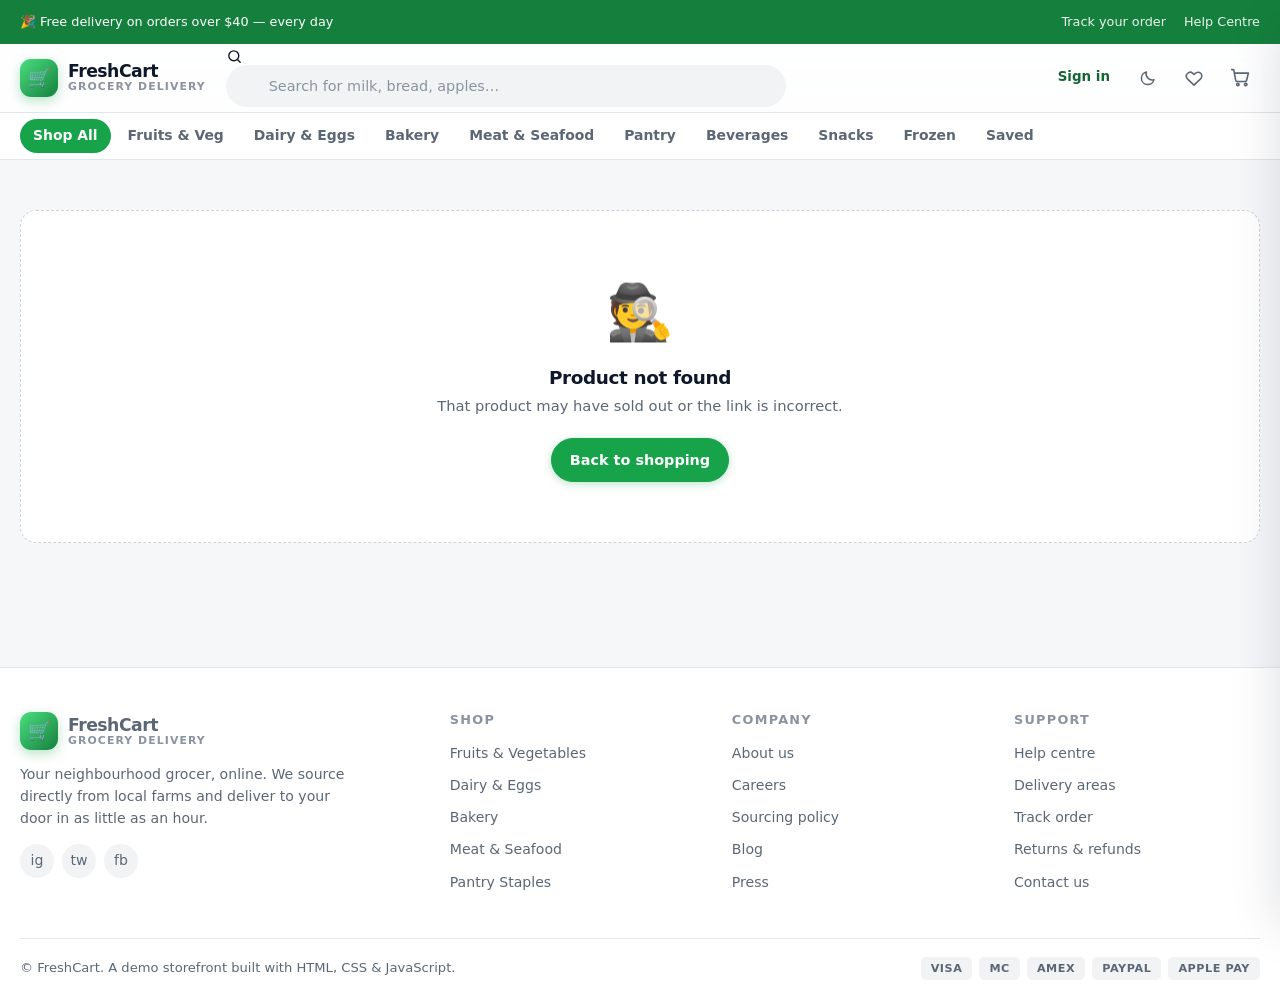
<file: product.html>
<!DOCTYPE html>
<html lang="en" data-theme="light">
<head>
<meta charset="UTF-8">
<meta name="viewport" content="width=device-width, initial-scale=1.0">
<title>Product — FreshCart</title>
<meta name="description" content="Product details on FreshCart — fresh groceries delivered in 60 minutes.">
<link rel="icon" href="data:image/svg+xml,<svg xmlns='http://www.w3.org/2000/svg' viewBox='0 0 100 100'><text y='.9em' font-size='90'>🛒</text></svg>">
<link rel="stylesheet" href="css/styles.css">
</head>
<body>

<div class="topbar">
  <div class="container">
    <span>🎉 Free delivery on orders over $40 — every day</span>
    <div class="topbar-links">
      <a href="order.html" class="hide-sm">Track your order</a>
      <a href="#">Help Centre</a>
    </div>
  </div>
</div>

<header class="header">
  <div class="container header-inner">
    <button class="icon-btn menu-toggle" data-drawer=".mobile-drawer" aria-label="Open menu"></button>

    <a class="logo" href="index.html" aria-label="FreshCart home">
      <span class="logo-mark">🛒</span>
      <span class="logo-text"><strong>FreshCart</strong><span>Grocery Delivery</span></span>
    </a>

    <div class="search-bar">
      <form data-search-form role="search">
        <span class="input-icon" aria-hidden="true">
          <svg width="17" height="17" viewBox="0 0 24 24" fill="none" stroke="currentColor" stroke-width="2" stroke-linecap="round"><circle cx="11" cy="11" r="7"/><path d="m20 20-3.5-3.5"/></svg>
        </span>
        <input class="input" type="search" name="q" placeholder="Search for milk, bread, apples…" aria-label="Search products" autocomplete="off">
        <button class="search-clear hide" type="button" aria-label="Clear search">
          <svg width="15" height="15" viewBox="0 0 24 24" fill="none" stroke="currentColor" stroke-width="2" stroke-linecap="round"><path d="M18 6 6 18M6 6l12 12"/></svg>
        </button>
      </form>
    </div>

    <div class="header-actions">
      <button class="icon-btn" data-theme-toggle aria-label="Toggle theme"></button>
      <a class="icon-btn" href="wishlist.html" aria-label="Saved items">
        <svg width="20" height="20" viewBox="0 0 24 24" fill="none" stroke="currentColor" stroke-width="1.9" stroke-linecap="round" stroke-linejoin="round"><path d="M12 20.5 4.1 13a4.6 4.6 0 0 1 6.5-6.5l1.4 1.3 1.4-1.3A4.6 4.6 0 1 1 19.9 13Z"/></svg>
        <span class="badge-count" data-wish-count></span>
      </a>
      <a class="icon-btn" href="cart.html" aria-label="Shopping cart">
        <svg width="21" height="21" viewBox="0 0 24 24" fill="none" stroke="currentColor" stroke-width="1.8" stroke-linecap="round" stroke-linejoin="round"><circle cx="9" cy="20" r="1.4"/><circle cx="18" cy="20" r="1.4"/><path d="M2 3h2.2l2.3 12.1a1.8 1.8 0 0 0 1.8 1.4h8.9a1.8 1.8 0 0 0 1.8-1.4L21 7H5.4"/></svg>
        <span class="badge-count" data-cart-count></span>
      </a>
    </div>
  </div>
</header>

<nav class="nav-bar" aria-label="Primary">
  <div class="container nav-inner">
    <a class="nav-link active" href="index.html">Shop All</a>
    <a class="nav-link" href="index.html?cat=produce">Fruits &amp; Veg</a>
    <a class="nav-link" href="index.html?cat=dairy">Dairy &amp; Eggs</a>
    <a class="nav-link" href="index.html?cat=bakery">Bakery</a>
    <a class="nav-link" href="index.html?cat=meat">Meat &amp; Seafood</a>
    <a class="nav-link" href="index.html?cat=pantry">Pantry</a>
    <a class="nav-link" href="index.html?cat=beverage">Beverages</a>
    <a class="nav-link" href="index.html?cat=snacks">Snacks</a>
    <a class="nav-link" href="index.html?cat=frozen">Frozen</a>
    <a class="nav-link" href="wishlist.html">Saved</a>
  </div>
</nav>

<aside class="mobile-drawer" aria-label="Mobile navigation">
  <div class="drawer-head">
    <span class="logo-text"><strong>Browse</strong></span>
    <button class="icon-btn" data-close-drawer aria-label="Close menu">
      <svg width="18" height="18" viewBox="0 0 24 24" fill="none" stroke="currentColor" stroke-width="2" stroke-linecap="round"><path d="M18 6 6 18M6 6l12 12"/></svg>
    </button>
  </div>
  <div class="drawer-body">
    <a class="drawer-link active" href="index.html">🛒 Shop All</a>
    <a class="drawer-link" href="index.html?cat=produce">🥬 Fruits &amp; Veg</a>
    <a class="drawer-link" href="index.html?cat=dairy">🥛 Dairy &amp; Eggs</a>
    <a class="drawer-link" href="index.html?cat=bakery">🥖 Bakery</a>
    <a class="drawer-link" href="index.html?cat=meat">🍗 Meat &amp; Seafood</a>
    <a class="drawer-link" href="index.html?cat=pantry">🥫 Pantry</a>
    <a class="drawer-link" href="index.html?cat=beverage">🧃 Beverages</a>
    <a class="drawer-link" href="index.html?cat=snacks">🍿 Snacks</a>
    <a class="drawer-link" href="index.html?cat=frozen">🧊 Frozen</a>
    <hr class="divider" style="margin:10px 0">
    <a class="drawer-link" href="wishlist.html">♡ Saved Items</a>
    <a class="drawer-link" href="cart.html">🛒 Shopping Cart</a>
    <a class="drawer-link" href="order.html">📦 My Orders</a>
  </div>
</aside>
<div class="scrim"></div>

<main class="page">
  <div class="container">
    <nav class="breadcrumb" id="crumbs" aria-label="Breadcrumb"></nav>

    <div class="pdp" id="pdp">
      <!-- filled by js/product.js -->
    </div>

    <section class="mt-40" id="relatedSection">
      <div class="section-head">
        <div>
          <span class="eyebrow">You may also like</span>
          <h2>Frequently bought together</h2>
        </div>
        <a class="link-more" href="index.html">Browse all →</a>
      </div>
      <div class="product-grid" id="relatedGrid"></div>
    </section>
  </div>
</main>

<footer class="footer">
  <div class="container">
    <div class="footer-top">
      <div class="footer-col footer-about">
        <a class="logo" href="index.html">
          <span class="logo-mark">🛒</span>
          <span class="logo-text"><strong>FreshCart</strong><span>Grocery Delivery</span></span>
        </a>
        <p>Your neighbourhood grocer, online. We source directly from local farms and deliver to your door in as little as an hour.</p>
        <div class="socials">
          <a href="#" aria-label="Instagram">ig</a>
          <a href="#" aria-label="Twitter">tw</a>
          <a href="#" aria-label="Facebook">fb</a>
        </div>
      </div>
      <div class="footer-col">
        <h4>Shop</h4>
        <ul>
          <li><a href="index.html?cat=produce">Fruits &amp; Vegetables</a></li>
          <li><a href="index.html?cat=dairy">Dairy &amp; Eggs</a></li>
          <li><a href="index.html?cat=bakery">Bakery</a></li>
          <li><a href="index.html?cat=meat">Meat &amp; Seafood</a></li>
          <li><a href="index.html?cat=pantry">Pantry Staples</a></li>
        </ul>
      </div>
      <div class="footer-col">
        <h4>Company</h4>
        <ul>
          <li><a href="#">About us</a></li>
          <li><a href="#">Careers</a></li>
          <li><a href="#">Sourcing policy</a></li>
          <li><a href="#">Blog</a></li>
          <li><a href="#">Press</a></li>
        </ul>
      </div>
      <div class="footer-col">
        <h4>Support</h4>
        <ul>
          <li><a href="#">Help centre</a></li>
          <li><a href="#">Delivery areas</a></li>
          <li><a href="order.html">Track order</a></li>
          <li><a href="#">Returns &amp; refunds</a></li>
          <li><a href="#">Contact us</a></li>
        </ul>
      </div>
    </div>
    <div class="footer-bottom">
      <span>© <span id="year"></span> FreshCart. A demo storefront built with HTML, CSS &amp; JavaScript.</span>
      <div class="pay-chips">
        <span class="pay-chip">VISA</span>
        <span class="pay-chip">MC</span>
        <span class="pay-chip">AMEX</span>
        <span class="pay-chip">PAYPAL</span>
        <span class="pay-chip">APPLE PAY</span>
      </div>
    </div>
  </div>
</footer>

<script src="js/data.js"></script>
<script src="js/store.js"></script>
<script src="js/auth.js"></script>
<script src="js/ui.js"></script>
<script src="js/product.js"></script>
</body>
</html>
</file>
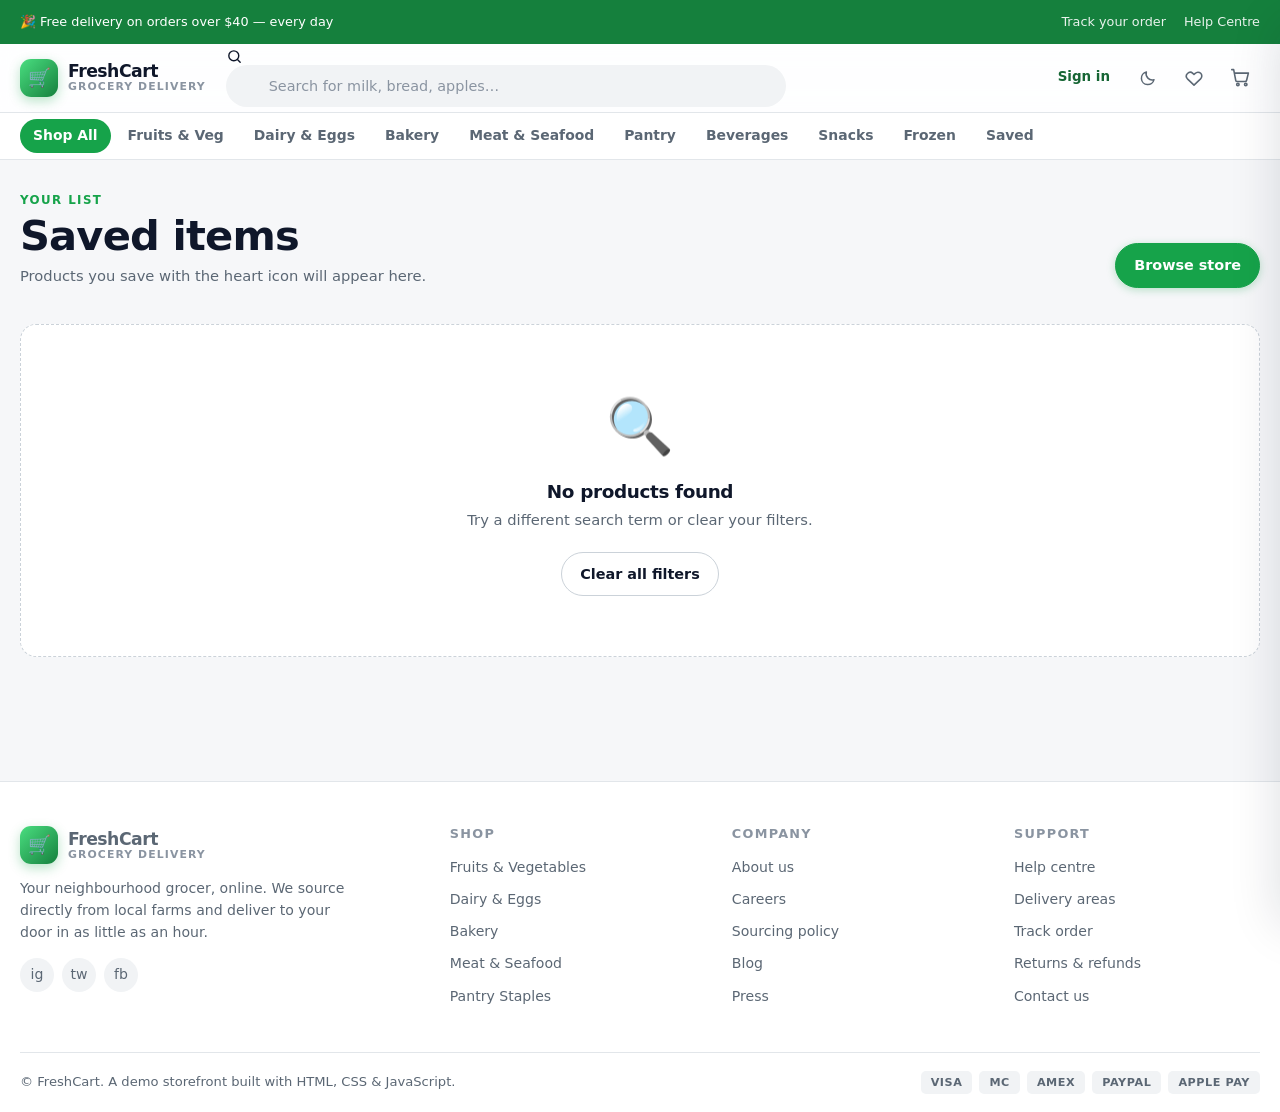
<file: wishlist.html>
<!DOCTYPE html>
<html lang="en" data-theme="light">
<head>
<meta charset="UTF-8">
<meta name="viewport" content="width=device-width, initial-scale=1.0">
<title>Saved Items — FreshCart</title>
<meta name="description" content="Your saved FreshCart grocery wishlist.">
<link rel="icon" href="data:image/svg+xml,<svg xmlns='http://www.w3.org/2000/svg' viewBox='0 0 100 100'><text y='.9em' font-size='90'>🛒</text></svg>">
<link rel="stylesheet" href="css/styles.css">
</head>
<body>

<div class="topbar">
  <div class="container">
    <span>🎉 Free delivery on orders over $40 — every day</span>
    <div class="topbar-links">
      <a href="order.html" class="hide-sm">Track your order</a>
      <a href="#">Help Centre</a>
    </div>
  </div>
</div>

<header class="header">
  <div class="container header-inner">
    <button class="icon-btn menu-toggle" data-drawer=".mobile-drawer" aria-label="Open menu"></button>

    <a class="logo" href="index.html" aria-label="FreshCart home">
      <span class="logo-mark">🛒</span>
      <span class="logo-text"><strong>FreshCart</strong><span>Grocery Delivery</span></span>
    </a>

    <div class="search-bar">
      <form data-search-form role="search">
        <span class="input-icon" aria-hidden="true">
          <svg width="17" height="17" viewBox="0 0 24 24" fill="none" stroke="currentColor" stroke-width="2" stroke-linecap="round"><circle cx="11" cy="11" r="7"/><path d="m20 20-3.5-3.5"/></svg>
        </span>
        <input class="input" type="search" name="q" placeholder="Search for milk, bread, apples…" aria-label="Search products" autocomplete="off">
        <button class="search-clear hide" type="button" aria-label="Clear search">
          <svg width="15" height="15" viewBox="0 0 24 24" fill="none" stroke="currentColor" stroke-width="2" stroke-linecap="round"><path d="M18 6 6 18M6 6l12 12"/></svg>
        </button>
      </form>
    </div>

    <div class="header-actions">
      <button class="icon-btn" data-theme-toggle aria-label="Toggle theme"></button>
      <a class="icon-btn" href="wishlist.html" aria-label="Saved items">
        <svg width="20" height="20" viewBox="0 0 24 24" fill="none" stroke="currentColor" stroke-width="1.9" stroke-linecap="round" stroke-linejoin="round"><path d="M12 20.5 4.1 13a4.6 4.6 0 0 1 6.5-6.5l1.4 1.3 1.4-1.3A4.6 4.6 0 1 1 19.9 13Z"/></svg>
        <span class="badge-count" data-wish-count></span>
      </a>
      <a class="icon-btn" href="cart.html" aria-label="Shopping cart">
        <svg width="21" height="21" viewBox="0 0 24 24" fill="none" stroke="currentColor" stroke-width="1.8" stroke-linecap="round" stroke-linejoin="round"><circle cx="9" cy="20" r="1.4"/><circle cx="18" cy="20" r="1.4"/><path d="M2 3h2.2l2.3 12.1a1.8 1.8 0 0 0 1.8 1.4h8.9a1.8 1.8 0 0 0 1.8-1.4L21 7H5.4"/></svg>
        <span class="badge-count" data-cart-count></span>
      </a>
    </div>
  </div>
</header>

<nav class="nav-bar" aria-label="Primary">
  <div class="container nav-inner">
    <a class="nav-link active" href="index.html">Shop All</a>
    <a class="nav-link" href="index.html?cat=produce">Fruits &amp; Veg</a>
    <a class="nav-link" href="index.html?cat=dairy">Dairy &amp; Eggs</a>
    <a class="nav-link" href="index.html?cat=bakery">Bakery</a>
    <a class="nav-link" href="index.html?cat=meat">Meat &amp; Seafood</a>
    <a class="nav-link" href="index.html?cat=pantry">Pantry</a>
    <a class="nav-link" href="index.html?cat=beverage">Beverages</a>
    <a class="nav-link" href="index.html?cat=snacks">Snacks</a>
    <a class="nav-link" href="index.html?cat=frozen">Frozen</a>
    <a class="nav-link" href="wishlist.html">Saved</a>
  </div>
</nav>

<aside class="mobile-drawer" aria-label="Mobile navigation">
  <div class="drawer-head">
    <span class="logo-text"><strong>Browse</strong></span>
    <button class="icon-btn" data-close-drawer aria-label="Close menu">
      <svg width="18" height="18" viewBox="0 0 24 24" fill="none" stroke="currentColor" stroke-width="2" stroke-linecap="round"><path d="M18 6 6 18M6 6l12 12"/></svg>
    </button>
  </div>
  <div class="drawer-body">
    <a class="drawer-link active" href="index.html">🛒 Shop All</a>
    <a class="drawer-link" href="index.html?cat=produce">🥬 Fruits &amp; Veg</a>
    <a class="drawer-link" href="index.html?cat=dairy">🥛 Dairy &amp; Eggs</a>
    <a class="drawer-link" href="index.html?cat=bakery">🥖 Bakery</a>
    <a class="drawer-link" href="index.html?cat=meat">🍗 Meat &amp; Seafood</a>
    <a class="drawer-link" href="index.html?cat=pantry">🥫 Pantry</a>
    <a class="drawer-link" href="index.html?cat=beverage">🧃 Beverages</a>
    <a class="drawer-link" href="index.html?cat=snacks">🍿 Snacks</a>
    <a class="drawer-link" href="index.html?cat=frozen">🧊 Frozen</a>
    <hr class="divider" style="margin:10px 0">
    <a class="drawer-link" href="wishlist.html">♡ Saved Items</a>
    <a class="drawer-link" href="cart.html">🛒 Shopping Cart</a>
    <a class="drawer-link" href="order.html">📦 My Orders</a>
  </div>
</aside>
<div class="scrim"></div>

<main class="page">
  <div class="container">
    <div class="section-head">
      <div>
        <span class="eyebrow">Your list</span>
        <h1>Saved items</h1>
        <p id="wishSub">Products you saved for later.</p>
      </div>
      <a class="btn btn-primary" href="index.html">Browse store</a>
    </div>

    <div class="active-filters" id="wishActions"></div>
    <div class="product-grid" id="wishGrid"></div>
  </div>
</main>

<footer class="footer">
  <div class="container">
    <div class="footer-top">
      <div class="footer-col footer-about">
        <a class="logo" href="index.html">
          <span class="logo-mark">🛒</span>
          <span class="logo-text"><strong>FreshCart</strong><span>Grocery Delivery</span></span>
        </a>
        <p>Your neighbourhood grocer, online. We source directly from local farms and deliver to your door in as little as an hour.</p>
        <div class="socials">
          <a href="#" aria-label="Instagram">ig</a>
          <a href="#" aria-label="Twitter">tw</a>
          <a href="#" aria-label="Facebook">fb</a>
        </div>
      </div>
      <div class="footer-col">
        <h4>Shop</h4>
        <ul>
          <li><a href="index.html?cat=produce">Fruits &amp; Vegetables</a></li>
          <li><a href="index.html?cat=dairy">Dairy &amp; Eggs</a></li>
          <li><a href="index.html?cat=bakery">Bakery</a></li>
          <li><a href="index.html?cat=meat">Meat &amp; Seafood</a></li>
          <li><a href="index.html?cat=pantry">Pantry Staples</a></li>
        </ul>
      </div>
      <div class="footer-col">
        <h4>Company</h4>
        <ul>
          <li><a href="#">About us</a></li>
          <li><a href="#">Careers</a></li>
          <li><a href="#">Sourcing policy</a></li>
          <li><a href="#">Blog</a></li>
          <li><a href="#">Press</a></li>
        </ul>
      </div>
      <div class="footer-col">
        <h4>Support</h4>
        <ul>
          <li><a href="#">Help centre</a></li>
          <li><a href="#">Delivery areas</a></li>
          <li><a href="order.html">Track order</a></li>
          <li><a href="#">Returns &amp; refunds</a></li>
          <li><a href="#">Contact us</a></li>
        </ul>
      </div>
    </div>
    <div class="footer-bottom">
      <span>© <span id="year"></span> FreshCart. A demo storefront built with HTML, CSS &amp; JavaScript.</span>
      <div class="pay-chips">
        <span class="pay-chip">VISA</span>
        <span class="pay-chip">MC</span>
        <span class="pay-chip">AMEX</span>
        <span class="pay-chip">PAYPAL</span>
        <span class="pay-chip">APPLE PAY</span>
      </div>
    </div>
  </div>
</footer>

<script src="js/data.js"></script>
<script src="js/store.js"></script>
<script src="js/auth.js"></script>
<script src="js/ui.js"></script>
<script src="js/wishlist.js"></script>
</body>
</html>
</file>
<file: css/styles.css>
/* =========================================================
   FreshCart — Grocery E-Commerce Frontend
   css/styles.css
   ------------------------------------------------------------
   1.  Design tokens
   2.  Reset & base
   3.  Typography & utilities
   4.  Buttons
   5.  Forms
   6.  Header & navigation
   7.  Hero
   8.  Category rail
   9.  Toolbar & filters
   10. Product grid & card
   11. Product detail
   12. Cart page
   13. Checkout
   14. Order confirmation
   15. Toasts
   16. Footer
   17. Animations & motion
   18. Responsive
   ========================================================= */

/* ---------- 1. Design tokens ---------- */
:root {
  /* brand */
  --brand-50:  #f0fdf4;
  --brand-100: #dcfce7;
  --brand-200: #bbf7d0;
  --brand-300: #86efac;
  --brand-400: #4ade80;
  --brand-500: #22c55e;
  --brand-600: #16a34a;
  --brand-700: #15803d;
  --brand-800: #166534;
  --accent-400: #fb923c;
  --accent-500: #f97316;
  --accent-600: #ea580c;
  --danger-500: #ef4444;
  --danger-600: #dc2626;
  --info-500:   #3b82f6;

  /* surfaces (light) */
  --bg:            #f6f7f9;
  --surface:       #ffffff;
  --surface-2:     #f1f3f5;
  --surface-3:     #e6e9ec;
  --border:        #e2e6ea;
  --border-strong: #cbd2d9;

  /* text */
  --text:          #0f172a;
  --text-muted:    #5b6774;
  --text-soft:     #8a94a1;
  --text-invert:   #ffffff;

  /* semantic */
  --brand:      var(--brand-600);
  --brand-ink:  var(--brand-800);
  --success-bg: var(--brand-50);
  --success-fg: var(--brand-700);
  --warning-bg: #fef3c7;
  --warning-fg: #92400e;
  --danger-bg:  #fee2e2;
  --danger-fg:  #991b1b;

  /* effects */
  --shadow-xs: 0 1px 2px rgba(15, 23, 42, .06);
  --shadow-sm: 0 1px 3px rgba(15, 23, 42, .08), 0 1px 2px rgba(15, 23, 42, .04);
  --shadow-md: 0 4px 12px rgba(15, 23, 42, .08), 0 2px 4px rgba(15, 23, 42, .04);
  --shadow-lg: 0 12px 28px rgba(15, 23, 42, .10), 0 4px 8px rgba(15, 23, 42, .04);
  --shadow-xl: 0 24px 48px rgba(15, 23, 42, .14);
  --ring: 0 0 0 3px rgba(34, 197, 94, .28);

  /* geometry */
  --r-sm: 8px;
  --r-md: 12px;
  --r-lg: 16px;
  --r-xl: 22px;
  --r-full: 999px;

  --container: 1280px;
  --header-h: 68px;

  /* motion */
  --ease: cubic-bezier(.4, 0, .2, 1);
  --ease-out: cubic-bezier(.16, 1, .3, 1);
  --t-fast: .16s;
  --t-base: .24s;
  --t-slow: .4s;
}

/* ---------- dark theme ---------- */
[data-theme="dark"] {
  --bg:            #0b0f14;
  --surface:       #131920;
  --surface-2:     #1b222b;
  --surface-3:     #242c36;
  --border:        #262f3a;
  --border-strong: #36414e;

  --text:          #eef2f6;
  --text-muted:    #9aa7b4;
  --text-soft:     #6f7d8b;

  --brand:      var(--brand-500);
  --brand-ink:  var(--brand-300);
  --success-bg: rgba(34, 197, 94, .14);
  --success-fg: var(--brand-300);
  --warning-bg: rgba(245, 158, 11, .16);
  --warning-fg: #fcd34d;
  --danger-bg:  rgba(239, 68, 68, .16);
  --danger-fg:  #fca5a5;

  --shadow-xs: 0 1px 2px rgba(0, 0, 0, .4);
  --shadow-sm: 0 1px 3px rgba(0, 0, 0, .5);
  --shadow-md: 0 4px 12px rgba(0, 0, 0, .5);
  --shadow-lg: 0 12px 28px rgba(0, 0, 0, .55);
  --shadow-xl: 0 24px 48px rgba(0, 0, 0, .6);
}

/* ---------- 2. Reset & base ---------- */
*, *::before, *::after { box-sizing: border-box; }

* { margin: 0; padding: 0; }

html { -webkit-text-size-adjust: 100%; scroll-behavior: smooth; }

body {
  font-family: "Inter", "Segoe UI", system-ui, -apple-system, "Helvetica Neue", Arial, sans-serif;
  font-size: 15px;
  line-height: 1.55;
  color: var(--text);
  background: var(--bg);
  -webkit-font-smoothing: antialiased;
  text-rendering: optimizeLegibility;
  transition: background-color var(--t-base) var(--ease), color var(--t-base) var(--ease);
  min-height: 100vh;
  display: flex;
  flex-direction: column;
}

img, svg { display: block; max-width: 100%; }
button, input, select, textarea { font: inherit; color: inherit; }
button { background: none; border: 0; cursor: pointer; }
a { color: inherit; text-decoration: none; }
ul, ol { list-style: none; }

:focus-visible {
  outline: 2px solid var(--brand);
  outline-offset: 2px;
  border-radius: var(--r-sm);
}

::selection { background: var(--brand-200); color: var(--brand-800); }

/* scrollbar */
::-webkit-scrollbar { width: 10px; height: 10px; }
::-webkit-scrollbar-track { background: var(--surface-2); }
::-webkit-scrollbar-thumb { background: var(--border-strong); border-radius: var(--r-full); border: 2px solid var(--surface-2); }
::-webkit-scrollbar-thumb:hover { background: var(--text-soft); }

/* ---------- 3. Typography & utilities ---------- */
h1, h2, h3, h4 { line-height: 1.2; font-weight: 700; letter-spacing: -.02em; }
h1 { font-size: clamp(1.9rem, 4vw, 2.6rem); }
h2 { font-size: clamp(1.4rem, 2.6vw, 1.85rem); }
h3 { font-size: 1.15rem; }
h4 { font-size: 1rem; }

.container {
  width: 100%;
  max-width: var(--container);
  margin-inline: auto;
  padding-inline: 20px;
}

.page { flex: 1 0 auto; padding-block: 28px 64px; }

.stack   { display: flex; flex-direction: column; }
.row     { display: flex; align-items: center; }
.between { justify-content: space-between; }
.center  { justify-content: center; }
.wrap    { flex-wrap: wrap; }
.grow    { flex: 1 1 auto; }
.gap-4   { gap: 4px; }  .gap-6 { gap: 6px; }  .gap-8 { gap: 8px; }
.gap-10  { gap: 10px; } .gap-12 { gap: 12px; } .gap-16 { gap: 16px; }
.gap-20  { gap: 20px; } .gap-24 { gap: 24px; } .gap-32 { gap: 32px; }
.mt-8  { margin-top: 8px; }  .mt-12 { margin-top: 12px; } .mt-16 { margin-top: 16px; }
.mt-24 { margin-top: 24px; } .mt-32 { margin-top: 32px; } .mt-40 { margin-top: 40px; }
.mb-8  { margin-bottom: 8px; } .mb-16 { margin-bottom: 16px; }
.text-center { text-align: center; }
.text-muted  { color: var(--text-muted); }
.text-soft   { color: var(--text-soft); }
.text-sm     { font-size: .85rem; }
.text-xs     { font-size: .76rem; }
.text-lg     { font-size: 1.05rem; }
.fw-600 { font-weight: 600; } .fw-700 { font-weight: 700; }
.sr-only {
  position: absolute; width: 1px; height: 1px; padding: 0; margin: -1px;
  overflow: hidden; clip: rect(0 0 0 0); white-space: nowrap; border: 0;
}
.hide { display: none !important; }

.container-narrow { max-width: 760px; margin-inline: auto; }

.eyebrow {
  display: inline-flex; align-items: center; gap: 6px;
  font-size: .74rem; font-weight: 700; letter-spacing: .12em; text-transform: uppercase;
  color: var(--brand);
}

.divider { height: 1px; background: var(--border); border: 0; }

/* section header */
.section-head {
  display: flex; align-items: flex-end; justify-content: space-between;
  gap: 16px; margin-bottom: 20px; flex-wrap: wrap;
}
.section-head p { color: var(--text-muted); font-size: .92rem; margin-top: 4px; }

.link-more {
  display: inline-flex; align-items: center; gap: 6px;
  font-weight: 600; color: var(--brand); font-size: .9rem;
  padding: 6px 0;   /* comfortable tap target on touch screens */
  transition: gap var(--t-fast) var(--ease);
}
.link-more:hover { gap: 10px; }

/* ---------- 4. Buttons ---------- */
.btn {
  --btn-bg: var(--surface-2);
  --btn-fg: var(--text);
  --btn-bd: var(--border);
  display: inline-flex; align-items: center; justify-content: center; gap: 8px;
  padding: 10px 18px;
  border-radius: var(--r-full);
  border: 1px solid var(--btn-bd);
  background: var(--btn-bg);
  color: var(--btn-fg);
  font-size: .9rem; font-weight: 600;
  cursor: pointer; white-space: nowrap; user-select: none;
  transition: transform var(--t-fast) var(--ease), background-color var(--t-fast) var(--ease),
              border-color var(--t-fast) var(--ease), box-shadow var(--t-fast) var(--ease), opacity var(--t-fast) var(--ease);
}
.btn:hover  { transform: translateY(-1px); box-shadow: var(--shadow-sm); }
.btn:active { transform: translateY(0) scale(.985); }
.btn:disabled { opacity: .5; cursor: not-allowed; transform: none; box-shadow: none; }

.btn-primary {
  --btn-bg: var(--brand); --btn-fg: #fff; --btn-bd: var(--brand);
  box-shadow: 0 2px 8px rgba(22, 163, 74, .28);
}
.btn-primary:hover { --btn-bg: var(--brand-700); --btn-bd: var(--brand-700); box-shadow: 0 6px 18px rgba(22, 163, 74, .34); }

.btn-accent { --btn-bg: var(--accent-500); --btn-fg: #fff; --btn-bd: var(--accent-500); }
.btn-accent:hover { --btn-bg: var(--accent-600); --btn-bd: var(--accent-600); }

.btn-outline { --btn-bg: transparent; --btn-fg: var(--text); --btn-bd: var(--border-strong); }
.btn-outline:hover { --btn-bg: var(--surface-2); --btn-bd: var(--text-soft); }

.btn-ghost { --btn-bg: transparent; --btn-bd: transparent; --btn-fg: var(--text-muted); }
.btn-ghost:hover { --btn-bg: var(--surface-2); --btn-fg: var(--text); }

.btn-danger { --btn-bg: transparent; --btn-fg: var(--danger-600); --btn-bd: transparent; }
.btn-danger:hover { --btn-bg: var(--danger-bg); --btn-fg: var(--danger-fg); }

.btn-lg { padding: 14px 28px; font-size: .98rem; }
.btn-sm { padding: 7px 13px; font-size: .8rem; }
.btn-block { width: 100%; }
.btn-icon { padding: 9px; border-radius: var(--r-full); }

/* ---------- 5. Forms ---------- */
.field { display: flex; flex-direction: column; gap: 6px; }
.field label { font-size: .82rem; font-weight: 600; color: var(--text-muted); }
.field label .req { color: var(--danger-500); }

.input, .select, .textarea {
  width: 100%;
  padding: 11px 14px;
  background: var(--surface);
  border: 1.5px solid var(--border);
  border-radius: var(--r-md);
  font-size: .9rem;
  color: var(--text);
  transition: border-color var(--t-fast) var(--ease), box-shadow var(--t-fast) var(--ease), background-color var(--t-fast) var(--ease);
}
.input::placeholder, .textarea::placeholder { color: var(--text-soft); }
.input:focus, .select:focus, .textarea:focus {
  outline: none; border-color: var(--brand); box-shadow: var(--ring);
}
.input[readonly] { background: var(--surface-2); color: var(--text-muted); }
.textarea { resize: vertical; min-height: 96px; }

.select {
  appearance: none;
  background-image: url("data:image/svg+xml,%3Csvg xmlns='http://www.w3.org/2000/svg' width='12' height='8' viewBox='0 0 12 8'%3E%3Cpath fill='%238a94a1' d='M1 1.5 6 6.5l5-5'/%3E%3C/svg%3E");
  background-repeat: no-repeat;
  background-position: right 14px center;
  padding-right: 36px;
  cursor: pointer;
}

.field.invalid .input,
.field.invalid .select { border-color: var(--danger-500); }
.field.invalid .input:focus { box-shadow: 0 0 0 3px rgba(239, 68, 68, .2); }
.err-msg { font-size: .76rem; color: var(--danger-500); display: none; }
.field.invalid .err-msg { display: block; }

.checkbox, .radio {
  display: flex; align-items: flex-start; gap: 10px;
  cursor: pointer; font-size: .89rem; user-select: none;
}
.checkbox input, .radio input {
  appearance: none; width: 18px; height: 18px; flex: 0 0 18px; margin-top: 1px;
  border: 1.5px solid var(--border-strong); border-radius: 5px;
  background: var(--surface); cursor: pointer;
  transition: all var(--t-fast) var(--ease);
}
.radio input { border-radius: 50%; }
.checkbox input:checked, .radio input:checked { background: var(--brand); border-color: var(--brand); }
.checkbox input:checked { background-image: url("data:image/svg+xml,%3Csvg xmlns='http://www.w3.org/2000/svg' width='12' height='12' viewBox='0 0 12 12'%3E%3Cpath fill='none' stroke='%23fff' stroke-width='2' stroke-linecap='round' stroke-linejoin='round' d='M2 6.2 4.8 9 10 3.2'/%3E%3C/svg%3E"); background-position: center; }
.radio input:checked { box-shadow: inset 0 0 0 3.5px var(--surface); }
.checkbox:hover input, .radio:hover input { border-color: var(--brand); }

.input-group { position: relative; }
.input-group .input { padding-left: 40px; }
.input-group .input-icon {
  position: absolute; left: 14px; top: 50%; transform: translateY(-50%);
  color: var(--text-soft); pointer-events: none; display: flex;
}

/* ---------- 6. Header & navigation ---------- */
.topbar {
  background: var(--brand-700);
  color: #fff;
  font-size: .8rem;
  padding-block: 7px;
}
.topbar .container { display: flex; align-items: center; justify-content: space-between; gap: 16px; }
.topbar-links { display: flex; align-items: center; gap: 18px; }
.topbar a { opacity: .9; padding: 5px 0; transition: opacity var(--t-fast) var(--ease); }
.topbar a:hover { opacity: 1; }

.header {
  position: sticky; top: 0; z-index: 60;
  background: color-mix(in srgb, var(--surface) 88%, transparent);
  backdrop-filter: blur(14px);
  -webkit-backdrop-filter: blur(14px);
  border-bottom: 1px solid var(--border);
}
.header-inner {
  height: var(--header-h);
  display: flex; align-items: center; gap: 20px;
}

.logo { display: flex; align-items: center; gap: 10px; flex: 0 0 auto; }
.logo-mark {
  width: 38px; height: 38px; border-radius: 11px;
  display: grid; place-items: center;
  background: linear-gradient(135deg, var(--brand-400), var(--brand-700));
  color: #fff; font-size: 1.15rem;
  box-shadow: 0 4px 12px rgba(22, 163, 74, .3);
}
.logo-text { display: flex; flex-direction: column; line-height: 1.1; }
.logo-text strong { font-size: 1.08rem; letter-spacing: -.03em; }
.logo-text span { font-size: .68rem; color: var(--text-soft); letter-spacing: .1em; text-transform: uppercase; font-weight: 600; }

.search-bar { flex: 1 1 auto; max-width: 560px; position: relative; }
.search-bar .input { height: 42px; border-radius: var(--r-full); padding-left: 42px; padding-right: 42px; background: var(--surface-2); border-color: transparent; }
.search-bar .input:focus { background: var(--surface); border-color: var(--brand); }
.search-bar .input-icon { left: 15px; }
.search-clear { position: absolute; right: 8px; top: 50%; transform: translateY(-50%); width: 26px; height: 26px; border-radius: 50%; display: grid; place-items: center; color: var(--text-soft); }
.search-clear:hover { background: var(--surface-3); color: var(--text); }

.header-actions { display: flex; align-items: center; gap: 6px; margin-left: auto; }

.icon-btn {
  position: relative;
  width: 40px; height: 40px; border-radius: var(--r-full);
  display: grid; place-items: center;
  color: var(--text-muted);
  transition: background-color var(--t-fast) var(--ease), color var(--t-fast) var(--ease);
}
.icon-btn:hover { background: var(--surface-2); color: var(--text); }
.icon-btn.active { color: var(--brand); background: var(--brand-50); }
[data-theme="dark"] .icon-btn.active { background: rgba(34, 197, 94, .14); }

.badge-count {
  position: absolute; top: 1px; right: 0;
  min-width: 18px; height: 18px; padding: 0 5px;
  border-radius: var(--r-full);
  background: var(--accent-500); color: #fff;
  font-size: .66rem; font-weight: 700; line-height: 18px; text-align: center;
  border: 2px solid var(--surface);
  transform: scale(0); transition: transform var(--t-base) var(--ease-out);
}
.badge-count.show { transform: scale(1); }
.badge-count.pop { animation: pop .35s var(--ease-out); }

.menu-toggle { display: none; }

/* nav */
.nav-bar { border-bottom: 1px solid var(--border); background: var(--surface); }
.nav-inner { display: flex; align-items: center; gap: 4px; height: 46px; overflow-x: auto; scrollbar-width: none; }
.nav-inner::-webkit-scrollbar { display: none; }
.nav-link {
  padding: 6px 13px; border-radius: var(--r-full);
  font-size: .87rem; font-weight: 600; color: var(--text-muted);
  white-space: nowrap;
  transition: background-color var(--t-fast) var(--ease), color var(--t-fast) var(--ease);
}
.nav-link:hover { background: var(--surface-2); color: var(--text); }
.nav-link.active { background: var(--brand); color: #fff; }
.nav-link.active:hover { background: var(--brand-700); }

.mobile-drawer {
  position: fixed; inset: 0 0 0 auto; width: min(320px, 86vw); z-index: 90;
  background: var(--surface);
  box-shadow: var(--shadow-xl);
  transform: translateX(100%);
  transition: transform var(--t-base) var(--ease-out);
  display: flex; flex-direction: column;
  overflow-y: auto;
}
.mobile-drawer.open { transform: translateX(0); }
.drawer-head { display: flex; align-items: center; justify-content: space-between; padding: 18px 20px; border-bottom: 1px solid var(--border); }
.drawer-body { padding: 12px; display: flex; flex-direction: column; gap: 2px; }
.drawer-link { padding: 11px 12px; border-radius: var(--r-md); font-weight: 600; font-size: .92rem; display: flex; align-items: center; gap: 10px; }
.drawer-link:hover { background: var(--surface-2); }
.drawer-link.active { background: var(--brand-50); color: var(--brand-ink); }
[data-theme="dark"] .drawer-link.active { background: rgba(34, 197, 94, .12); }

.scrim {
  position: fixed; inset: 0; z-index: 80;
  background: rgba(15, 23, 42, .5);
  backdrop-filter: blur(2px);
  opacity: 0; visibility: hidden;
  transition: opacity var(--t-base) var(--ease), visibility var(--t-base) var(--ease);
}
.scrim.show { opacity: 1; visibility: visible; }

/* ---------- 7. Hero ---------- */
.hero {
  position: relative; overflow: hidden;
  background:
    radial-gradient(900px 380px at 82% 12%, rgba(251, 146, 60, .20), transparent 60%),
    radial-gradient(700px 420px at 12% 88%, rgba(34, 197, 94, .18), transparent 62%),
    linear-gradient(135deg, var(--surface) 0%, var(--surface-2) 100%);
  border-bottom: 1px solid var(--border);
}
.hero-inner {
  display: grid; grid-template-columns: 1.05fr .95fr;
  gap: 40px; align-items: center;
  padding-block: 52px;
}
.hero h1 { margin-block: 12px 14px; }
.hero h1 .hl {
  background: linear-gradient(120deg, var(--brand-500), var(--accent-500));
  -webkit-background-clip: text; background-clip: text; color: transparent;
}
.hero-sub { font-size: 1.03rem; color: var(--text-muted); max-width: 46ch; }
.hero-cta { display: flex; gap: 12px; flex-wrap: wrap; margin-top: 24px; }
.hero-stats { display: flex; gap: 30px; margin-top: 34px; flex-wrap: wrap; }
.hero-stat b { display: block; font-size: 1.4rem; letter-spacing: -.03em; }
.hero-stat span { font-size: .8rem; color: var(--text-muted); }

.hero-visual { position: relative; display: grid; place-items: center; min-height: 300px; }
.hero-blob {
  position: absolute; inset: 6% 4%;
  background: linear-gradient(135deg, var(--brand-400), var(--accent-400));
  border-radius: 46% 54% 58% 42% / 48% 42% 58% 52%;
  filter: blur(2px); opacity: .28;
  animation: morph 14s ease-in-out infinite;
}
.hero-card {
  position: relative;
  background: var(--surface);
  border: 1px solid var(--border);
  border-radius: var(--r-xl);
  box-shadow: var(--shadow-lg);
  padding: 22px; width: min(340px, 100%);
  transform: rotate(-2deg);
}
.hero-card .hc-emoji { font-size: 3.4rem; line-height: 1; }
.hero-card h3 { margin-block: 12px 4px; }
.hero-card p { font-size: .85rem; color: var(--text-muted); }
.hero-chip {
  position: absolute; display: flex; align-items: center; gap: 8px;
  background: var(--surface); border: 1px solid var(--border);
  border-radius: var(--r-full); padding: 8px 14px;
  box-shadow: var(--shadow-md); font-size: .8rem; font-weight: 600;
}
.hero-chip.c1 { top: 6%; left: -2%; }
.hero-chip.c2 { bottom: 10%; right: -2%; }
.hero-chip .dot { width: 8px; height: 8px; border-radius: 50%; background: var(--brand-500); }

/* ---------- 8. Category rail ---------- */
.cat-rail { display: flex; gap: 10px; overflow-x: auto; padding-block: 4px; scrollbar-width: none; }
.cat-rail::-webkit-scrollbar { display: none; }
.cat-pill {
  display: inline-flex; align-items: center; gap: 8px;
  padding: 9px 16px; border-radius: var(--r-full);
  background: var(--surface); border: 1.5px solid var(--border);
  font-size: .87rem; font-weight: 600; color: var(--text-muted);
  white-space: nowrap; cursor: pointer;
  transition: all var(--t-fast) var(--ease);
}
.cat-pill:hover { border-color: var(--brand); color: var(--text); transform: translateY(-1px); }
.cat-pill.active { background: var(--brand); border-color: var(--brand); color: #fff; box-shadow: 0 4px 12px rgba(22, 163, 74, .26); }
.cat-pill .emo { font-size: 1.05rem; }

/* ---------- 9. Toolbar & filters ---------- */
.shop-layout { display: grid; grid-template-columns: 250px 1fr; gap: 28px; align-items: start; }

.toolbar {
  display: flex; align-items: center; justify-content: space-between;
  gap: 16px; flex-wrap: wrap; margin-bottom: 18px;
}
.toolbar-left { display: flex; align-items: center; gap: 10px; }
.result-count { font-size: .88rem; color: var(--text-muted); }
.result-count b { color: var(--text); }
.filter-toggle { display: none; }

.filters {
  background: var(--surface); border: 1px solid var(--border);
  border-radius: var(--r-lg); padding: 18px;
  position: sticky; top: calc(var(--header-h) + 16px);
}
.filter-group + .filter-group { margin-top: 20px; padding-top: 18px; border-top: 1px solid var(--border); }
.filter-title {
  font-size: .74rem; font-weight: 700; letter-spacing: .1em; text-transform: uppercase;
  color: var(--text-soft); margin-bottom: 12px;
}
.filter-list { display: flex; flex-direction: column; gap: 9px; }
.filter-item { display: flex; align-items: center; justify-content: space-between; gap: 8px; }
.filter-item .count { font-size: .76rem; color: var(--text-soft); background: var(--surface-2); padding: 1px 7px; border-radius: var(--r-full); }

.price-range { display: flex; align-items: center; gap: 8px; }
.price-range .input { padding: 7px 10px; font-size: .82rem; }

.chip-row { display: flex; flex-wrap: wrap; gap: 6px; }
.chip {
  padding: 4px 11px; border-radius: var(--r-full);
  background: var(--surface-2); border: 1px solid var(--border);
  font-size: .78rem; font-weight: 600; color: var(--text-muted);
  cursor: pointer; transition: all var(--t-fast) var(--ease);
}
.chip:hover { border-color: var(--brand); color: var(--text); }
.chip.active { background: var(--brand); border-color: var(--brand); color: #fff; }

.active-filters { display: flex; flex-wrap: wrap; gap: 8px; align-items: center; margin-bottom: 16px; }
.active-filters .tag {
  display: inline-flex; align-items: center; gap: 6px;
  background: var(--brand-50); color: var(--brand-ink);
  border: 1px solid var(--brand-200);
  padding: 4px 8px 4px 12px; border-radius: var(--r-full);
  font-size: .78rem; font-weight: 600;
}
[data-theme="dark"] .active-filters .tag { border-color: rgba(34, 197, 94, .3); }
.active-filters .tag button { display: grid; place-items: center; width: 17px; height: 17px; border-radius: 50%; color: inherit; opacity: .7; }
.active-filters .tag button:hover { opacity: 1; background: rgba(0, 0, 0, .08); }

/* ---------- 10. Product grid & card ---------- */
.media-fill { width: 100%; height: 100%; display: grid; place-items: center; }

.product-grid {
  display: grid;
  grid-template-columns: repeat(auto-fill, minmax(215px, 1fr));
  gap: 18px;
}

.card {
  background: var(--surface);
  border: 1px solid var(--border);
  border-radius: var(--r-lg);
  overflow: hidden;
  display: flex; flex-direction: column;
  transition: transform var(--t-base) var(--ease-out), box-shadow var(--t-base) var(--ease-out), border-color var(--t-base) var(--ease);
  position: relative;
}
.card:hover { transform: translateY(-4px); box-shadow: var(--shadow-lg); border-color: var(--border-strong); }
.card:hover .card-img .emo { transform: scale(1.08) rotate(-4deg); }

.card-img {
  position: relative; aspect-ratio: 4 / 3;
  display: grid; place-items: center;
  overflow: hidden;
}
.card-img .emo { font-size: 3.4rem; line-height: 1; transition: transform var(--t-slow) var(--ease-out); filter: drop-shadow(0 8px 14px rgba(0, 0, 0, .16)); }
.card-img .ribbon {
  position: absolute; top: 10px; left: 10px;
  padding: 4px 10px; border-radius: var(--r-full);
  font-size: .68rem; font-weight: 700; letter-spacing: .04em; text-transform: uppercase;
  background: var(--brand); color: #fff;
}
.card-img .ribbon.sale { background: var(--danger-500); }
.card-img .ribbon.new  { background: var(--info-500); }

.fav-btn {
  position: absolute; top: 8px; right: 8px;
  width: 32px; height: 32px; border-radius: 50%;
  display: grid; place-items: center;
  background: color-mix(in srgb, var(--surface) 85%, transparent);
  backdrop-filter: blur(6px);
  color: var(--text-soft);
  box-shadow: var(--shadow-xs);
  transition: all var(--t-fast) var(--ease);
  z-index: 2;
}
.fav-btn:hover { color: var(--danger-500); transform: scale(1.1); }
.fav-btn.on { color: var(--danger-500); }
.fav-btn.on svg { fill: currentColor; }

.card-body { padding: 14px; display: flex; flex-direction: column; gap: 5px; flex: 1; }
.card-brand { font-size: .72rem; font-weight: 600; color: var(--text-soft); text-transform: uppercase; letter-spacing: .07em; }
.card-title { font-size: .95rem; font-weight: 600; line-height: 1.35; }
.card-title a:hover { color: var(--brand); }
.card-unit { font-size: .78rem; color: var(--text-muted); }
.card-rating { display: flex; align-items: center; gap: 5px; font-size: .78rem; }
.stars { display: inline-flex; gap: 1px; color: #f59e0b; }
.stars svg { width: 12px; height: 12px; }
.rating-num { font-weight: 700; color: var(--text); }
.review-count { color: var(--text-soft); }

.card-foot { margin-top: auto; padding-top: 10px; display: flex; align-items: center; justify-content: space-between; gap: 8px; }
.price { display: flex; align-items: baseline; gap: 6px; }
.price-now { font-size: 1.12rem; font-weight: 700; letter-spacing: -.02em; }
.price-was { font-size: .8rem; color: var(--text-soft); text-decoration: line-through; }

.add-btn {
  width: 38px; height: 38px; flex: 0 0 38px; border-radius: 50%;
  display: grid; place-items: center;
  background: var(--brand); color: #fff;
  box-shadow: 0 2px 8px rgba(22, 163, 74, .3);
  transition: all var(--t-fast) var(--ease);
}
.add-btn:hover { background: var(--brand-700); transform: scale(1.08); }
.add-btn:active { transform: scale(.94); }
.add-btn.in-cart { background: var(--surface-2); color: var(--brand); box-shadow: inset 0 0 0 1.5px var(--brand-200); }
[data-theme="dark"] .add-btn.in-cart { box-shadow: inset 0 0 0 1.5px rgba(34, 197, 94, .35); }
.add-btn:disabled { background: var(--surface-3); color: var(--text-soft); box-shadow: none; cursor: not-allowed; }

.stock-tag { font-size: .72rem; font-weight: 600; padding: 2px 8px; border-radius: var(--r-full); }
.stock-tag.in  { background: var(--success-bg); color: var(--success-fg); }
.stock-tag.low { background: var(--warning-bg); color: var(--warning-fg); }
.stock-tag.out { background: var(--danger-bg); color: var(--danger-fg); }

/* qty stepper */
.qty {
  display: inline-flex; align-items: center;
  border: 1.5px solid var(--border); border-radius: var(--r-full);
  overflow: hidden; background: var(--surface);
}
.qty button {
  width: 34px; height: 34px; display: grid; place-items: center;
  color: var(--text-muted); transition: all var(--t-fast) var(--ease);
}
.qty button:hover:not(:disabled) { background: var(--brand-50); color: var(--brand); }
[data-theme="dark"] .qty button:hover:not(:disabled) { background: rgba(34, 197, 94, .14); }
.qty button:disabled { opacity: .35; cursor: not-allowed; }
.qty output { min-width: 30px; text-align: center; font-weight: 700; font-size: .88rem; }
.qty.sm button { width: 28px; height: 28px; }
.qty.sm output { min-width: 24px; font-size: .82rem; }

/* empty state */
.empty {
  text-align: center; padding: 60px 20px;
  background: var(--surface); border: 1px dashed var(--border-strong);
  border-radius: var(--r-lg);
}
.empty .emo { font-size: 3.4rem; margin-bottom: 12px; }
.empty h3 { margin-bottom: 6px; }
.empty p { color: var(--text-muted); margin-bottom: 20px; font-size: .92rem; }

/* ---------- 11. Product detail ---------- */
.breadcrumb { display: flex; align-items: center; gap: 8px; font-size: .82rem; color: var(--text-muted); margin-bottom: 22px; flex-wrap: wrap; }
.breadcrumb a:hover { color: var(--brand); }
.breadcrumb .sep { color: var(--text-soft); }

.pdp { display: grid; grid-template-columns: 1fr 1fr; gap: 40px; align-items: start; }
.pdp-media {
  border-radius: var(--r-xl); border: 1px solid var(--border);
  aspect-ratio: 1 / 1; display: grid; place-items: center;
  position: sticky; top: calc(var(--header-h) + 20px);
  overflow: hidden;
}
.pdp-media .emo { font-size: 9rem; line-height: 1; filter: drop-shadow(0 16px 30px rgba(0, 0, 0, .2)); }
.pdp-media .ribbon { position: absolute; top: 18px; left: 18px; }

.pdp-title { font-size: clamp(1.5rem, 3vw, 2.1rem); margin-block: 6px 8px; }
.pdp-price { display: flex; align-items: baseline; gap: 10px; margin-block: 16px; }
.pdp-price .now { font-size: 2rem; font-weight: 800; letter-spacing: -.03em; }
.pdp-price .was { font-size: 1rem; color: var(--text-soft); text-decoration: line-through; }
.pdp-price .save { font-size: .8rem; font-weight: 700; color: var(--success-fg); background: var(--success-bg); padding: 3px 9px; border-radius: var(--r-full); }

.pdp-desc { color: var(--text-muted); margin-block: 14px 22px; line-height: 1.7; }

.pdp-actions { display: flex; gap: 12px; align-items: center; flex-wrap: wrap; margin-bottom: 26px; }

.spec-list { display: flex; flex-direction: column; gap: 10px; }
.spec-row { display: flex; align-items: center; justify-content: space-between; gap: 16px; padding: 11px 0; border-bottom: 1px dashed var(--border); font-size: .89rem; }
.spec-row:last-child { border-bottom: 0; }
.spec-row dt { color: var(--text-muted); }
.spec-row dd { font-weight: 600; text-align: right; }

.feature-grid { display: grid; grid-template-columns: repeat(auto-fit, minmax(190px, 1fr)); gap: 14px; }
.feature-card {
  display: flex; gap: 12px; align-items: flex-start;
  padding: 15px; border-radius: var(--r-md);
  background: var(--surface); border: 1px solid var(--border);
}
.feature-card .ico { font-size: 1.35rem; }
.feature-card b { display: block; font-size: .89rem; }
.feature-card span { font-size: .8rem; color: var(--text-muted); }

/* ---------- 12. Cart page ---------- */
.cart-layout { display: grid; grid-template-columns: 1fr 360px; gap: 28px; align-items: start; }

.cart-list { background: var(--surface); border: 1px solid var(--border); border-radius: var(--r-lg); overflow: hidden; }
.cart-row { display: grid; grid-template-columns: 84px 1fr auto; gap: 16px; padding: 16px; border-bottom: 1px solid var(--border); align-items: center; }
.cart-row:last-child { border-bottom: 0; }
.cart-row:hover { background: var(--surface-2); }
.cart-thumb { width: 84px; height: 84px; border-radius: var(--r-md); display: grid; place-items: center; }
.cart-thumb .emo { font-size: 2.3rem; }
.cart-info { min-width: 0; }
.cart-info h4 { font-size: .95rem; margin-bottom: 2px; }
.cart-info .meta { font-size: .78rem; color: var(--text-muted); }
.cart-info .line-price { font-weight: 700; margin-top: 6px; }
.cart-actions { display: flex; align-items: center; gap: 12px; }
.cart-remove { color: var(--text-soft); display: grid; place-items: center; width: 32px; height: 32px; border-radius: 50%; }
.cart-remove:hover { color: var(--danger-500); background: var(--danger-bg); }

.cart-empty { padding: 70px 24px; text-align: center; }

.summary {
  background: var(--surface); border: 1px solid var(--border);
  border-radius: var(--r-lg); padding: 20px;
  position: sticky; top: calc(var(--header-h) + 16px);
}
.summary h3 { font-size: 1.05rem; margin-bottom: 16px; }
.summary-rows { display: flex; flex-direction: column; gap: 10px; }
.summary-row { display: flex; align-items: center; justify-content: space-between; font-size: .89rem; color: var(--text-muted); }
.summary-row.total {
  margin-top: 10px; padding-top: 14px; border-top: 1px solid var(--border);
  font-size: 1.15rem; font-weight: 800; color: var(--text);
}
.summary-row .free { color: var(--success-fg); font-weight: 700; }
.summary-row .discount { color: var(--success-fg); font-weight: 700; }

.promo { display: flex; gap: 8px; margin-block: 16px; }
.promo .input { height: 40px; font-size: .85rem; }

.delivery-meter { margin-block: 16px; }
.delivery-meter .bar { height: 7px; border-radius: var(--r-full); background: var(--surface-3); overflow: hidden; }
.delivery-meter .bar span { display: block; height: 100%; border-radius: var(--r-full); background: linear-gradient(90deg, var(--brand-400), var(--brand-600)); transition: width var(--t-slow) var(--ease-out); }
.delivery-meter p { font-size: .8rem; color: var(--text-muted); margin-top: 8px; }
.delivery-meter p b { color: var(--brand); }

.trust-row { display: flex; flex-direction: column; gap: 10px; margin-top: 18px; padding-top: 16px; border-top: 1px solid var(--border); }
.trust-item { display: flex; align-items: center; gap: 9px; font-size: .8rem; color: var(--text-muted); }
.trust-item .ico { color: var(--brand); display: flex; }

/* ---------- 13. Checkout ---------- */
.checkout-layout { display: grid; grid-template-columns: 1fr 360px; gap: 28px; align-items: start; }
.steps { display: flex; align-items: center; gap: 8px; margin-bottom: 26px; flex-wrap: wrap; }
.step { display: flex; align-items: center; gap: 9px; }
.step .num {
  width: 28px; height: 28px; border-radius: 50%;
  display: grid; place-items: center;
  font-size: .8rem; font-weight: 700;
  background: var(--surface-2); color: var(--text-soft);
  border: 1.5px solid var(--border);
  transition: all var(--t-base) var(--ease);
}
.step .label { font-size: .86rem; font-weight: 600; color: var(--text-soft); }
.step.active .num { background: var(--brand); color: #fff; border-color: var(--brand); box-shadow: 0 0 0 4px rgba(34, 197, 94, .15); }
.step.active .label { color: var(--text); }
.step.done .num { background: var(--brand-50); color: var(--brand); border-color: var(--brand-200); }
.step.done .label { color: var(--text-muted); }
.step-sep { width: 26px; height: 1.5px; background: var(--border); }

.panel { background: var(--surface); border: 1px solid var(--border); border-radius: var(--r-lg); padding: 22px; }
.panel + .panel { margin-top: 18px; }
.panel-head { display: flex; align-items: center; justify-content: space-between; gap: 12px; margin-bottom: 18px; }
.panel-head h3 { font-size: 1.05rem; }

.form-grid { display: grid; grid-template-columns: repeat(2, 1fr); gap: 16px; }
.form-grid .col-2 { grid-column: span 2; }

.option-card {
  display: flex; gap: 13px; align-items: flex-start;
  padding: 15px; border: 1.5px solid var(--border); border-radius: var(--r-md);
  cursor: pointer; transition: all var(--t-fast) var(--ease);
}
.option-card:hover { border-color: var(--brand); background: var(--surface-2); }
.option-card.selected { border-color: var(--brand); background: var(--brand-50); }
[data-theme="dark"] .option-card.selected { background: rgba(34, 197, 94, .08); }
.option-card .ico { font-size: 1.4rem; }
.option-card .body { flex: 1; }
.option-card .body b { display: block; font-size: .92rem; }
.option-card .body span { font-size: .8rem; color: var(--text-muted); }
.option-card .price-tag { font-weight: 700; font-size: .9rem; white-space: nowrap; }
.option-list { display: flex; flex-direction: column; gap: 10px; }

.pay-methods { display: grid; grid-template-columns: repeat(auto-fit, minmax(150px, 1fr)); gap: 10px; }
.pay-method {
  display: flex; flex-direction: column; align-items: center; gap: 6px;
  padding: 16px 10px; border: 1.5px solid var(--border); border-radius: var(--r-md);
  cursor: pointer; text-align: center; font-size: .83rem; font-weight: 600;
  transition: all var(--t-fast) var(--ease);
}
.pay-method .emo { font-size: 1.5rem; }
.pay-method:hover { border-color: var(--brand); }
.pay-method.selected { border-color: var(--brand); background: var(--brand-50); color: var(--brand-ink); }
[data-theme="dark"] .pay-method.selected { background: rgba(34, 197, 94, .08); }

.review-item { display: flex; gap: 13px; padding: 13px 0; border-bottom: 1px solid var(--border); align-items: center; }
.review-item:last-child { border-bottom: 0; }
.review-item .emo { font-size: 1.7rem; width: 38px; text-align: center; }
.review-item .grow b { font-size: .89rem; }
.review-item .grow span { font-size: .78rem; color: var(--text-muted); }

.checkout-nav { display: flex; justify-content: space-between; gap: 12px; margin-top: 22px; }

/* ---------- 14. Order confirmation ---------- */
.confirm-wrap { max-width: 720px; margin-inline: auto; }
.confirm-card {
  background: var(--surface); border: 1px solid var(--border);
  border-radius: var(--r-xl); padding: 40px 32px; text-align: center;
  box-shadow: var(--shadow-md);
}
.confirm-icon {
  width: 82px; height: 82px; border-radius: 50%; margin: 0 auto 20px;
  display: grid; place-items: center; font-size: 2.3rem;
  background: var(--success-bg); color: var(--success-fg);
  animation: pop-in .5s var(--ease-out);
}
.confirm-card h1 { font-size: 1.7rem; margin-bottom: 8px; }
.confirm-card > p { color: var(--text-muted); max-width: 46ch; margin-inline: auto; }

.order-id {
  display: inline-flex; align-items: center; gap: 9px;
  margin-block: 22px; padding: 10px 18px;
  background: var(--surface-2); border: 1px dashed var(--border-strong);
  border-radius: var(--r-md); font-weight: 700; font-size: .95rem;
}
.order-id .copy { color: var(--brand); display: flex; }

.eta-card {
  display: grid; grid-template-columns: repeat(auto-fit, minmax(150px, 1fr));
  gap: 14px; text-align: left; margin-top: 26px;
}
.eta-item { background: var(--surface-2); border-radius: var(--r-md); padding: 14px; }
.eta-item .lbl { font-size: .72rem; text-transform: uppercase; letter-spacing: .08em; color: var(--text-soft); font-weight: 700; }
.eta-item .val { font-weight: 600; font-size: .9rem; margin-top: 4px; }

.confirm-items { text-align: left; margin-top: 24px; border-top: 1px solid var(--border); padding-top: 18px; }

/* ---------- 15. Toasts ---------- */
.toast-host {
  position: fixed; z-index: 200; right: 20px; bottom: 20px;
  display: flex; flex-direction: column; gap: 10px; align-items: flex-end;
  pointer-events: none;
}
.toast {
  display: flex; align-items: center; gap: 11px;
  background: var(--surface); border: 1px solid var(--border);
  border-left: 4px solid var(--brand);
  border-radius: var(--r-md); padding: 12px 16px;
  box-shadow: var(--shadow-lg); min-width: 260px; max-width: 380px;
  font-size: .87rem; pointer-events: auto;
  animation: toast-in .32s var(--ease-out);
}
.toast.out { animation: toast-out .28s var(--ease) forwards; }
.toast .ico { font-size: 1.05rem; }
.toast .msg { flex: 1; }
.toast .msg b { display: block; font-size: .89rem; }
.toast .msg span { color: var(--text-muted); font-size: .79rem; }
.toast.error { border-left-color: var(--danger-500); }
.toast.info  { border-left-color: var(--info-500); }
.toast .close { color: var(--text-soft); display: grid; place-items: center; }
.toast .close:hover { color: var(--text); }

/* ---------- 16. Footer ---------- */
.footer { background: var(--surface); border-top: 1px solid var(--border); margin-top: 60px; flex-shrink: 0; }
.footer-top { display: grid; grid-template-columns: 1.6fr repeat(3, 1fr); gap: 36px; padding-block: 44px; }
.footer-col h4 { font-size: .8rem; text-transform: uppercase; letter-spacing: .1em; color: var(--text-soft); margin-bottom: 14px; }
.footer-col ul { display: flex; flex-direction: column; gap: 9px; }
.footer-col a { font-size: .88rem; color: var(--text-muted); transition: color var(--t-fast) var(--ease); }
.footer-col a:hover { color: var(--brand); }
.footer-about p { font-size: .88rem; color: var(--text-muted); margin-block: 14px; max-width: 38ch; }
.socials { display: flex; gap: 8px; }
.socials a { width: 34px; height: 34px; border-radius: 50%; display: grid; place-items: center; background: var(--surface-2); color: var(--text-muted); transition: all var(--t-fast) var(--ease); }
.socials a:hover { background: var(--brand); color: #fff; transform: translateY(-2px); }

.footer-bottom {
  border-top: 1px solid var(--border); padding-block: 18px;
  display: flex; align-items: center; justify-content: space-between; gap: 16px; flex-wrap: wrap;
  font-size: .82rem; color: var(--text-muted);
}
.pay-chips { display: flex; gap: 7px; }
.pay-chip { padding: 3px 10px; border-radius: 5px; background: var(--surface-2); font-size: .7rem; font-weight: 700; letter-spacing: .05em; color: var(--text-muted); }

/* newsletter */
.newsletter {
  background: linear-gradient(135deg, var(--brand-700), var(--brand-500) 60%, var(--accent-500));
  border-radius: var(--r-xl); padding: 34px; color: #fff;
  display: flex; align-items: center; justify-content: space-between; gap: 26px; flex-wrap: wrap;
}
.newsletter h2 { color: #fff; font-size: 1.4rem; }
.newsletter p { color: rgba(255, 255, 255, .88); font-size: .9rem; margin-top: 5px; }
.newsletter form { display: flex; gap: 8px; min-width: 320px; }
.newsletter .input { border-radius: var(--r-full); border-color: transparent; background: rgba(255, 255, 255, .95); color: #0f172a; }

/* ---------- 17. Animations & motion ---------- */
@keyframes pop      { 0% { transform: scale(1); } 45% { transform: scale(1.32); } 100% { transform: scale(1); } }
@keyframes pop-in   { 0% { transform: scale(.6); opacity: 0; } 100% { transform: scale(1); opacity: 1; } }
@keyframes toast-in { from { transform: translateX(28px); opacity: 0; } to { transform: translateX(0); opacity: 1; } }
@keyframes toast-out{ to { transform: translateX(28px); opacity: 0; } }
@keyframes morph    { 0%, 100% { border-radius: 46% 54% 58% 42% / 48% 42% 58% 52%; } 50% { border-radius: 58% 42% 44% 56% / 56% 60% 40% 44%; } }
@keyframes shimmer  { to { background-position: 200% 0; } }
@keyframes fade-up  { from { opacity: 0; transform: translateY(12px); } to { opacity: 1; transform: translateY(0); } }

.fade-up { animation: fade-up .45s var(--ease-out) both; }
.d-1 { animation-delay: .05s; } .d-2 { animation-delay: .1s; } .d-3 { animation-delay: .15s; } .d-4 { animation-delay: .2s; }

.skeleton {
  background: linear-gradient(90deg, var(--surface-2) 25%, var(--surface-3) 50%, var(--surface-2) 75%);
  background-size: 200% 100%;
  animation: shimmer 1.3s infinite linear;
  border-radius: var(--r-md);
}

@media (prefers-reduced-motion: reduce) {
  *, *::before, *::after {
    animation-duration: .01ms !important;
    animation-iteration-count: 1 !important;
    transition-duration: .01ms !important;
    scroll-behavior: auto !important;
  }
}

/* ---------- 18. Responsive ---------- */
@media (max-width: 1080px) {
  .hero-inner { grid-template-columns: 1fr; text-align: center; padding-block: 40px; }
  .hero-sub { margin-inline: auto; }
  .hero-cta, .hero-stats { justify-content: center; }
  .hero-visual { order: -1; min-height: 240px; }
  .hero-card { transform: rotate(0); }
  .footer-top { grid-template-columns: 1fr 1fr; }
}

@media (max-width: 900px) {
  .shop-layout, .cart-layout, .checkout-layout { grid-template-columns: 1fr; }
  .pdp { grid-template-columns: 1fr; gap: 26px; }
  .pdp-media { position: static; max-width: 420px; margin-inline: auto; }
  .filters {
    position: fixed; inset: 0 0 0 auto; width: min(320px, 88vw); z-index: 90;
    border-radius: 0; border: 0; transform: translateX(100%);
    transition: transform var(--t-base) var(--ease-out);
    overflow-y: auto; box-shadow: var(--shadow-xl);
  }
  .filters.open { transform: translateX(0); }
  .filter-toggle { display: inline-flex; }
  .summary { position: static; }
}

@media (max-width: 720px) {
  :root { --header-h: 60px; }
  .topbar-links .hide-sm { display: none; }
  .nav-bar { display: none; }
  .menu-toggle { display: grid; }
  .logo-text span { display: none; }
  .search-bar { order: 3; flex-basis: 100%; max-width: none; }
  .header-inner { flex-wrap: wrap; height: auto; padding-block: 10px; row-gap: 10px; }
  .header { position: static; }
  .product-grid { grid-template-columns: repeat(auto-fill, minmax(150px, 1fr)); gap: 12px; }
  .card-img .emo { font-size: 2.5rem; }
  .cart-row { grid-template-columns: 64px 1fr; gap: 12px; }
  .cart-thumb { width: 64px; height: 64px; }
  .cart-actions { grid-column: 1 / -1; justify-content: space-between; }
  .form-grid { grid-template-columns: 1fr; }
  .form-grid .col-2 { grid-column: span 1; }
  .footer-top { grid-template-columns: 1fr; gap: 26px; }
  .newsletter { padding: 24px; }
  .newsletter form { min-width: 100%; flex-direction: column; }
  .pdp-media .emo { font-size: 6rem; }
  .toast-host { left: 14px; right: 14px; bottom: 14px; align-items: stretch; }
  .toast { min-width: 0; max-width: none; }
  .confirm-card { padding: 28px 18px; }
}

@media (max-width: 420px) {
  .product-grid { grid-template-columns: repeat(2, 1fr); }
  .container { padding-inline: 14px; }
  .hero-cta .btn { flex: 1 1 100%; }
}

/* ---------- Demo account ---------- */
.account-link {
  max-width: 150px; overflow: hidden; text-overflow: ellipsis; white-space: nowrap;
  padding: 8px 12px; border-radius: var(--r-full); color: var(--brand-ink);
  font-size: .84rem; font-weight: 700;
  transition: background-color var(--t-fast) var(--ease), color var(--t-fast) var(--ease);
}
.account-link:hover { background: var(--brand-50); color: var(--brand-700); }
[data-theme="dark"] .account-link:hover { background: rgba(34, 197, 94, .14); }
.account-page { display: grid; place-items: start center; }
.account-container { width: 100%; max-width: 520px; }
.account-card {
  padding: clamp(24px, 6vw, 40px); background: var(--surface);
  border: 1px solid var(--border); border-radius: var(--r-xl); box-shadow: var(--shadow-md);
}
.account-card h1 { margin-top: 10px; }
.account-intro { margin-top: 10px; color: var(--text-muted); }
.account-notice {
  margin-top: 22px; padding: 14px 16px; border-radius: var(--r-md);
  background: var(--warning-bg); color: var(--warning-fg); font-size: .86rem;
}
.account-notice strong { display: block; margin-bottom: 3px; }
.account-form { display: flex; flex-direction: column; gap: 16px; margin-top: 24px; }
.account-message { min-height: 1.2em; color: var(--danger-600); font-size: .86rem; }
.account-welcome { color: var(--success-fg); font-weight: 700; margin-top: 24px; }
.account-details { margin-block: 16px 22px; }
.account-details div { padding: 12px 0; border-bottom: 1px solid var(--border); }
.account-details dt { color: var(--text-soft); font-size: .78rem; font-weight: 700; text-transform: uppercase; }
.account-details dd { margin-top: 3px; overflow-wrap: anywhere; }
.account-shop-link { display: block; margin-top: 18px; color: var(--brand); font-weight: 700; text-align: center; }
.account-shop-link:hover { text-decoration: underline; }
.account-header { justify-content: space-between; }

@media (max-width: 720px) {
  .account-link { max-width: 92px; padding: 6px 8px; }
}
</file>
